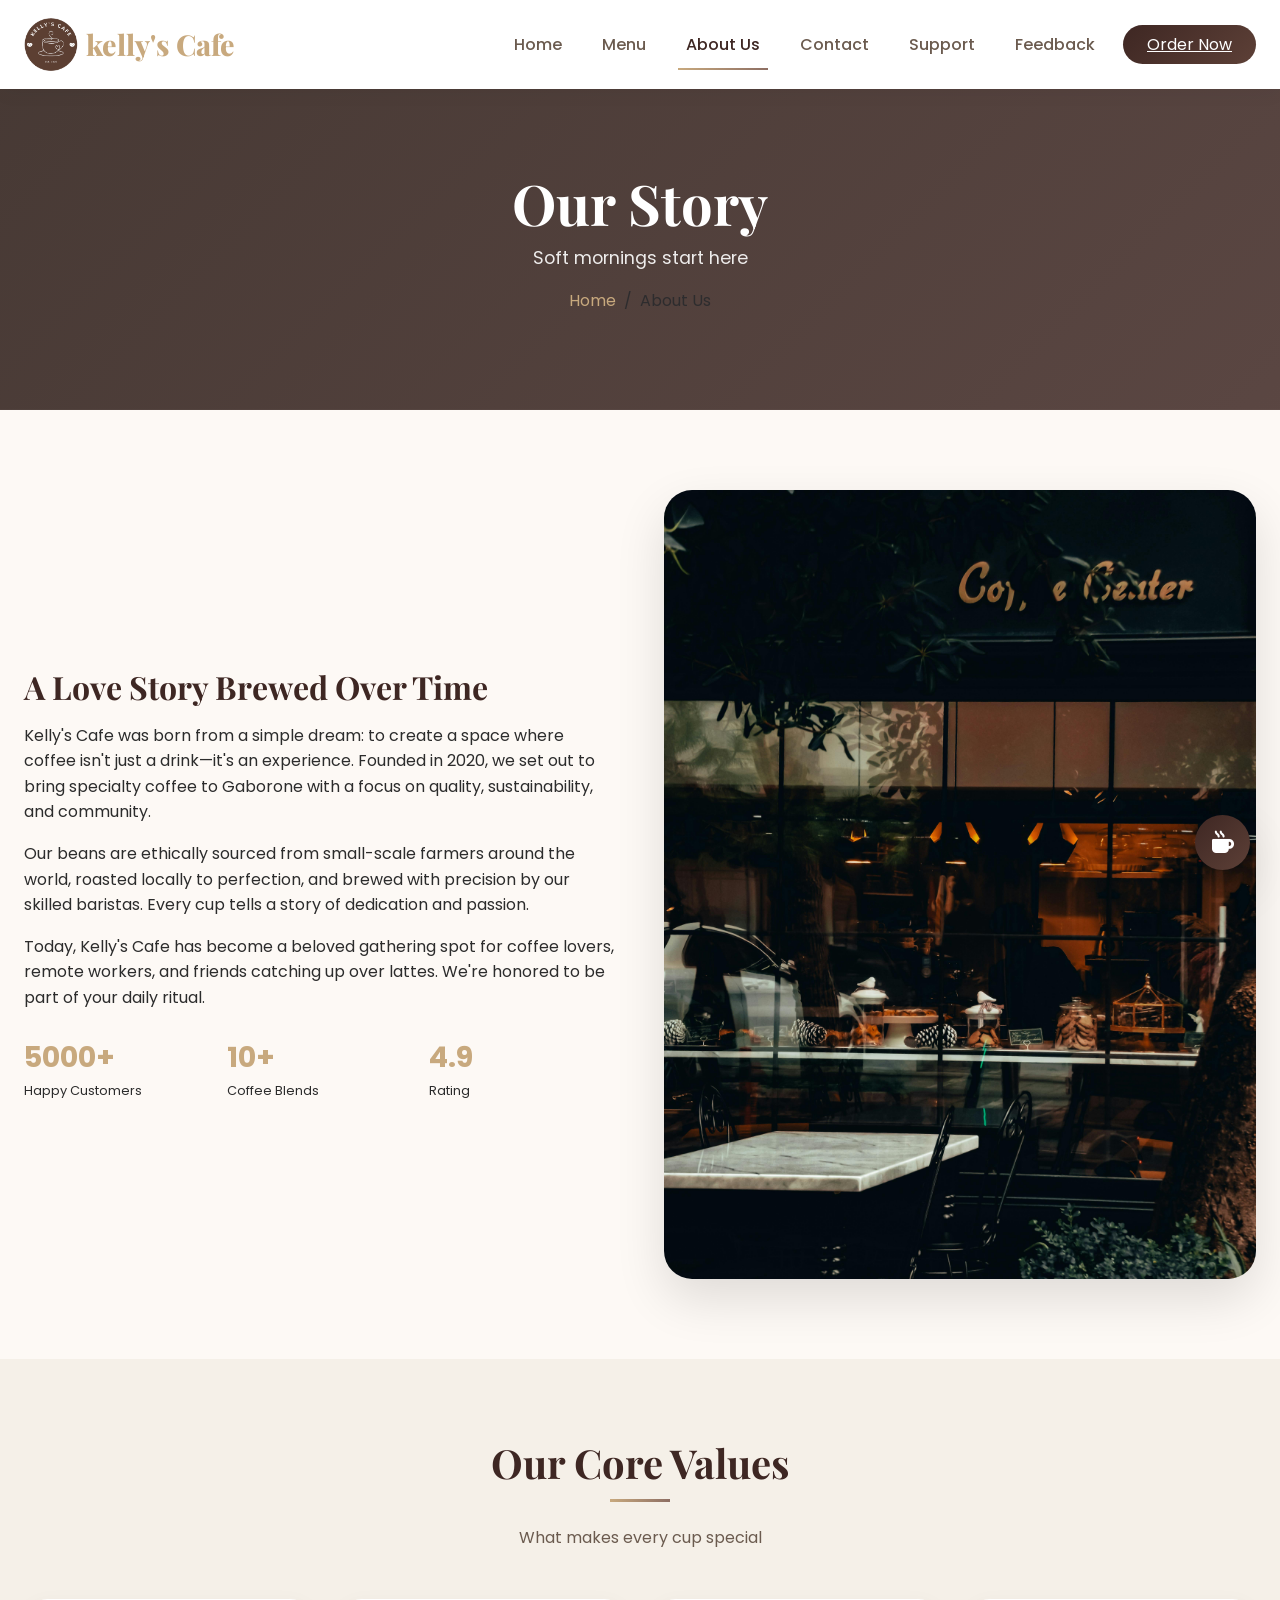
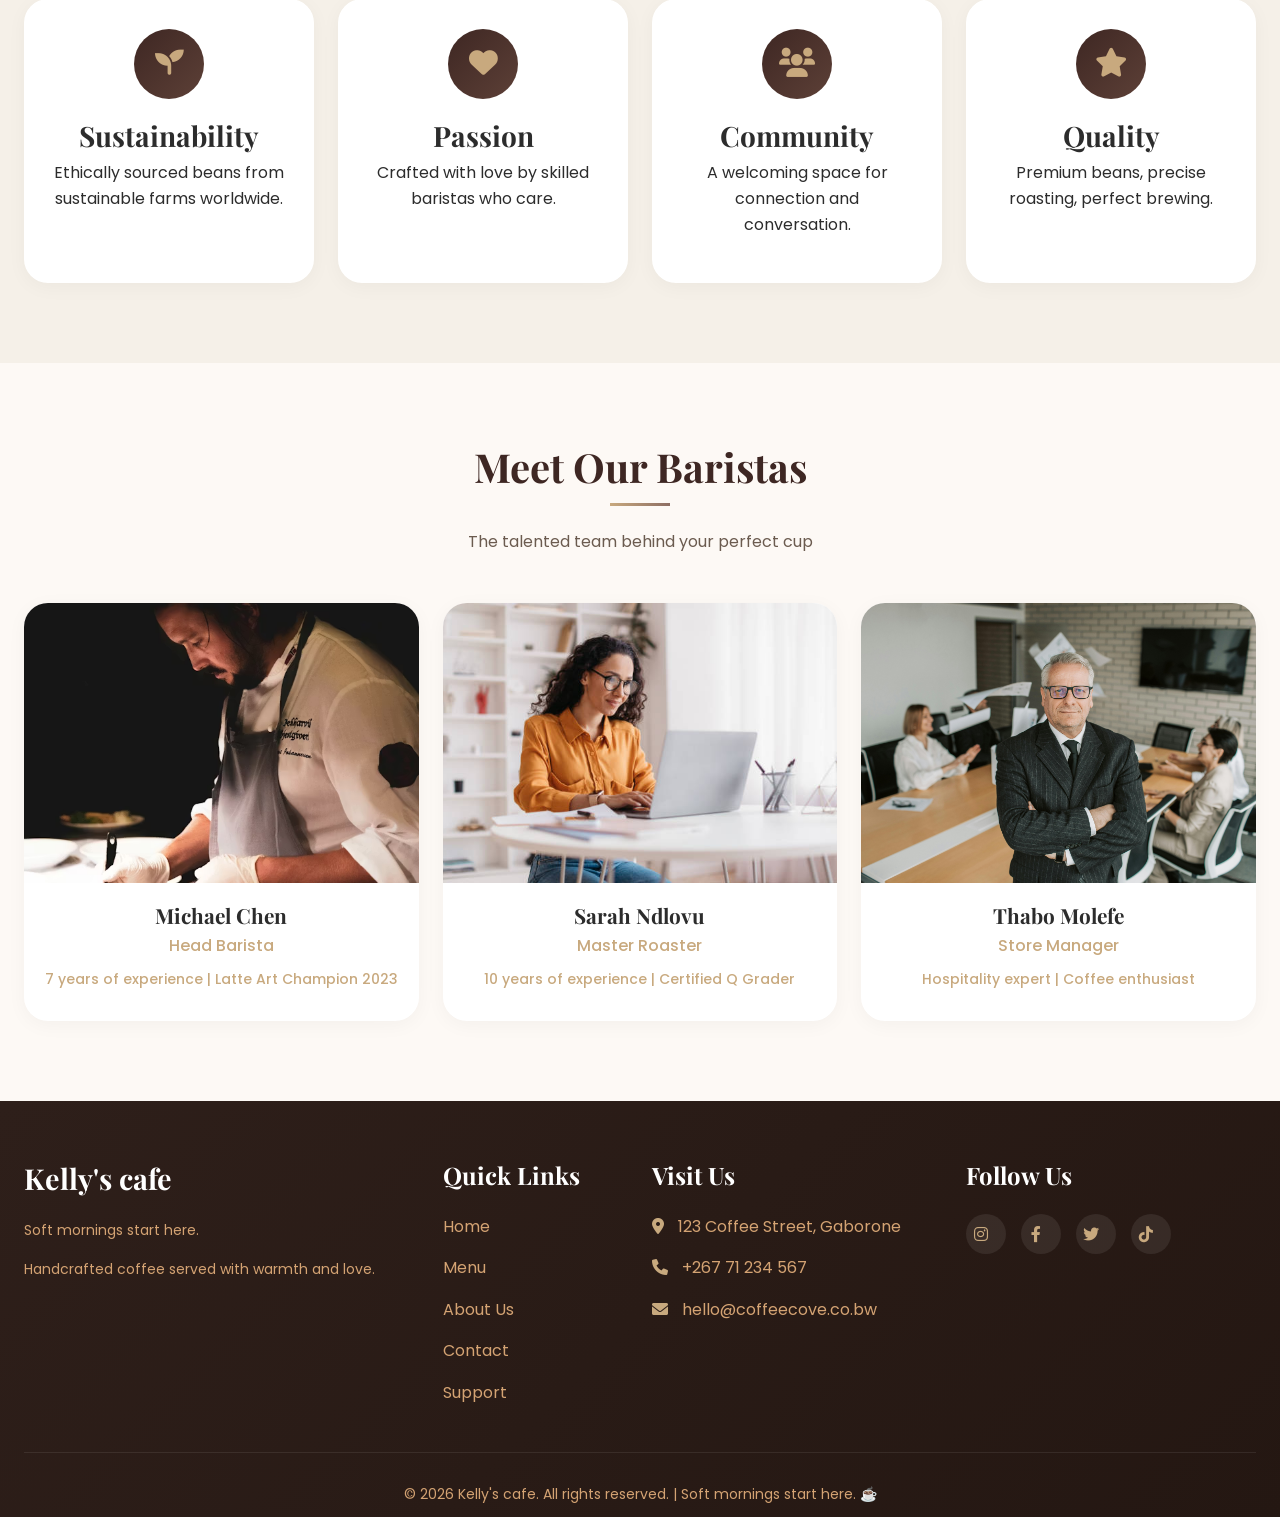
<file: about.html>
<!DOCTYPE html>
<html lang="en">
<head>
    <meta charset="UTF-8">
    <meta name="viewport" content="width=device-width, initial-scale=1.0">
    <meta name="description" content="Learn about Coffee Cove - our story, our passion for coffee, and the team behind your perfect cup.">
    <meta name="keywords" content="about Coffee Cove, coffee story, coffee shop Gaborone">
    <meta name="author" content="Coffee Cove">
    <title>About Us</title>

    
    <!--Favicon-->
    <link rel="icon" type="image/x-icon" href="logo/Coffee Shop Logo.png">
    
    <!-- Bootstrap 5.3 CSS -->
    <link href="https://cdn.jsdelivr.net/npm/bootstrap@5.3.0/dist/css/bootstrap.min.css" rel="stylesheet">
    
    <!-- Font Awesome -->
    <link rel="stylesheet" href="https://cdnjs.cloudflare.com/ajax/libs/font-awesome/6.0.0/css/all.min.css">
    
    <!-- AOS Animation -->
    <link href="https://unpkg.com/aos@2.3.1/dist/aos.css" rel="stylesheet">
    
    <!-- Google Fonts -->
    <link href="https://fonts.googleapis.com/css2?family=Playfair+Display:wght@400;500;600;700;800;900&family=Poppins:wght@300;400;500;600;700&family=Cormorant+Garamond:wght@400;500;600;700&display=swap" rel="stylesheet">
    
    <!-- Shared External CSS -->
    <link rel="stylesheet" href="css/style.css">
</head>
<body>

    <!-- Navigation Bar -->
    <nav class="navbar navbar-expand-lg">
        <div class="container">
             <a class="navbar-brand d-flex align-items-center" href="index.html">
                <img src="logo/Coffee Shop Logo.png" height="55px" width="auto" alt="Kelly's Cafe Logo" class="logo-img me-2">
                <span>kelly's <span>Cafe</span></span>
            </a>
            <button class="navbar-toggler" type="button" data-bs-toggle="collapse" data-bs-target="#navbarNav">
                <span class="navbar-toggler-icon"></span>
            </button>
            <div class="collapse navbar-collapse" id="navbarNav">
                <ul class="navbar-nav ms-auto align-items-center">
                    <li class="nav-item"><a class="nav-link" href="index.html">Home</a></li>
                    <li class="nav-item"><a class="nav-link" href="menu.html">Menu</a></li>
                    <li class="nav-item"><a class="nav-link active" href="about.html">About Us</a></li>
                    <li class="nav-item"><a class="nav-link" href="contact.html">Contact</a></li>
                    <li class="nav-item"><a class="nav-link" href="support.html">Support</a></li>
                      <li class="nav-item"><a class="nav-link active" href="feedback.html">Feedback</a></li>
                    <li class="nav-item"><a class="btn-nav-order" href="order.html">Order Now</a></li>
                </ul>
            </div>
        </div>
    </nav>

    <!-- Page Hero -->
    <section class="page-hero">
        <div class="container">
            <h1>Our Story</h1>
            <p>Soft mornings start here</p>
            <nav aria-label="breadcrumb">
                <ol class="breadcrumb justify-content-center">
                    <li class="breadcrumb-item"><a href="index.html">Home</a></li>
                    <li class="breadcrumb-item active" aria-current="page">About Us</li>
                </ol>
            </nav>
        </div>
    </section>

    <!-- Our Story Section -->
    <section class="about-story">
        <div class="container">
            <div class="row align-items-center g-5">
                <div class="col-lg-6" data-aos="fade-right">
                    <h2 class="mb-3" style="color: var(--coffee-dark);">A Love Story Brewed Over Time</h2>
                    <p class="text-soft">Kelly's Cafe was born from a simple dream: to create a space where coffee isn't just a drink—it's an experience. Founded in 2020, we set out to bring specialty coffee to Gaborone with a focus on quality, sustainability, and community.</p>
                    <p class="text-soft mt-3">Our beans are ethically sourced from small-scale farmers around the world, roasted locally to perfection, and brewed with precision by our skilled baristas. Every cup tells a story of dedication and passion.</p>
                    <p class="text-soft mt-3">Today, Kelly's Cafe has become a beloved gathering spot for coffee lovers, remote workers, and friends catching up over lattes. We're honored to be part of your daily ritual.</p>
                    <div class="mt-4">
                        <div class="row g-3">
                            <div class="col-4">
                                <div class="stat-number" style="font-size: 1.8rem; font-weight: 700; color: var(--accent-gold);">5000+</div>
                                <div class="stat-label" style="font-size: 0.8rem;">Happy Customers</div>
                            </div>
                            <div class="col-4">
                                <div class="stat-number" style="font-size: 1.8rem; font-weight: 700; color: var(--accent-gold);">10+</div>
                                <div class="stat-label" style="font-size: 0.8rem;">Coffee Blends</div>
                            </div>
                            <div class="col-4">
                                <div class="stat-number" style="font-size: 1.8rem; font-weight: 700; color: var(--accent-gold);">4.9</div>
                                <div class="stat-label" style="font-size: 0.8rem;">Rating</div>
                            </div>
                        </div>
                    </div>
                </div>
                <div class="col-lg-6" data-aos="fade-left">
                    <div class="about-image">
                        <img src="img/pexels-esranurkalay-11288683.jpg" alt="Coffee Cove Interior">
                    </div>
                </div>
            </div>
        </div>
    </section>

    <!-- Our Values Section -->
    <section class="values-section">
        <div class="container">
            <div class="section-title" data-aos="fade-up">
                <h2>Our Core Values</h2>
                <p>What makes every cup special</p>
            </div>
            <div class="row g-4">
                <div class="col-md-3 col-sm-6" data-aos="fade-up" data-aos-delay="100">
                    <div class="value-card">
                        <div class="value-icon"><i class="fas fa-seedling"></i></div>
                        <h3>Sustainability</h3>
                        <p>Ethically sourced beans from sustainable farms worldwide.</p>
                    </div>
                </div>
                <div class="col-md-3 col-sm-6" data-aos="fade-up" data-aos-delay="200">
                    <div class="value-card">
                        <div class="value-icon"><i class="fas fa-heart"></i></div>
                        <h3>Passion</h3>
                        <p>Crafted with love by skilled baristas who care.</p>
                    </div>
                </div>
                <div class="col-md-3 col-sm-6" data-aos="fade-up" data-aos-delay="300">
                    <div class="value-card">
                        <div class="value-icon"><i class="fas fa-users"></i></div>
                        <h3>Community</h3>
                        <p>A welcoming space for connection and conversation.</p>
                    </div>
                </div>
                <div class="col-md-3 col-sm-6" data-aos="fade-up" data-aos-delay="400">
                    <div class="value-card">
                        <div class="value-icon"><i class="fas fa-star"></i></div>
                        <h3>Quality</h3>
                        <p>Premium beans, precise roasting, perfect brewing.</p>
                    </div>
                </div>
            </div>
        </div>
    </section>

    <!-- Meet the Team Section -->
    <section class="team-section">
        <div class="container">
            <div class="section-title" data-aos="fade-up">
                <h2>Meet Our Baristas</h2>
                <p>The talented team behind your perfect cup</p>
            </div>
            <div class="row g-4">
                <div class="col-md-4" data-aos="fade-up" data-aos-delay="100">
                    <div class="team-card">
                        <img src="img/mic.avif" alt="Head Barista" class="team-img">
                        <div class="team-info">
                            <h3>Michael Chen</h3>
                            <p>Head Barista</p>
                            <p class="small text-soft">7 years of experience | Latte Art Champion 2023</p>
                        </div>
                    </div>
                </div>
                <div class="col-md-4" data-aos="fade-up" data-aos-delay="200">
                    <div class="team-card">
                        <img src="img/sar.jpg" alt="Coffee Roaster" class="team-img">
                        <div class="team-info">
                            <h3>Sarah Ndlovu</h3>
                            <p>Master Roaster</p>
                            <p class="small text-soft">10 years of experience | Certified Q Grader</p>
                        </div>
                    </div>
                </div>
                <div class="col-md-4" data-aos="fade-up" data-aos-delay="300">
                    <div class="team-card">
                        <img src="img/pexels-vlada-karpovich-7433929.jpg" alt="Store Manager" class="team-img">
                        <div class="team-info">
                            <h3>Thabo Molefe</h3>
                            <p>Store Manager</p>
                            <p class="small text-soft">Hospitality expert | Coffee enthusiast</p>
                        </div>
                    </div>
                </div>
            </div>
        </div>
    </section>

    <!-- Footer -->
    <footer class="footer">
        <div class="container">
            <div class="row g-4">
                <div class="col-md-4">
                    <h3>Kelly's cafe</h3>
                    <p class="small">Soft mornings start here.</p>
                    <p class="small">Handcrafted coffee served with warmth and love.</p>
                </div>
                <div class="col-md-2">
                    <h4>Quick Links</h4>
                    <p><a href="index.html">Home</a></p>
                    <p><a href="menu.html">Menu</a></p>
                    <p><a href="about.html">About Us</a></p>
                    <p><a href="contact.html">Contact</a></p>
                    <p><a href="support.html">Support</a></p>
                </div>
                <div class="col-md-3">
                    <h4>Visit Us</h4>
                    <p><i class="fas fa-map-marker-alt"></i> 123 Coffee Street, Gaborone</p>
                    <p><i class="fas fa-phone"></i> +267 71 234 567</p>
                    <p><i class="fas fa-envelope"></i> hello@coffeecove.co.bw</p>
                </div>
                <div class="col-md-3">
                    <h4>Follow Us</h4>
                    <div class="social-icons">
                        <a href="#"><i class="fab fa-instagram"></i></a>
                        <a href="#"><i class="fab fa-facebook-f"></i></a>
                        <a href="#"><i class="fab fa-twitter"></i></a>
                        <a href="#"><i class="fab fa-tiktok"></i></a>
                    </div>
                </div>
            </div>
            <div class="footer-bottom">
                <p class="mb-0 small">&copy; 2026 Kelly's cafe. All rights reserved. | Soft mornings start here. ☕</p>
            </div>
        </div>
    </footer>

    <a href="order.html" class="float-order"><i class="fas fa-mug-hot"></i></a>

    <script src="https://cdn.jsdelivr.net/npm/bootstrap@5.3.0/dist/js/bootstrap.bundle.min.js"></script>
    <script src="https://unpkg.com/aos@2.3.1/dist/aos.js"></script>
    <script>
        AOS.init({ duration: 800, once: true });
        
        window.addEventListener('scroll', function() {
            const navbar = document.querySelector('.navbar');
            if (window.scrollY > 50) navbar.classList.add('scrolled');
            else navbar.classList.remove('scrolled');
        });
        
        const currentPage = 'about.html';
        document.querySelectorAll('.nav-link').forEach(link => {
            link.classList.remove('active');
            if (link.getAttribute('href') === currentPage) link.classList.add('active');
        });
    </script>
</body>
</html>
</file>
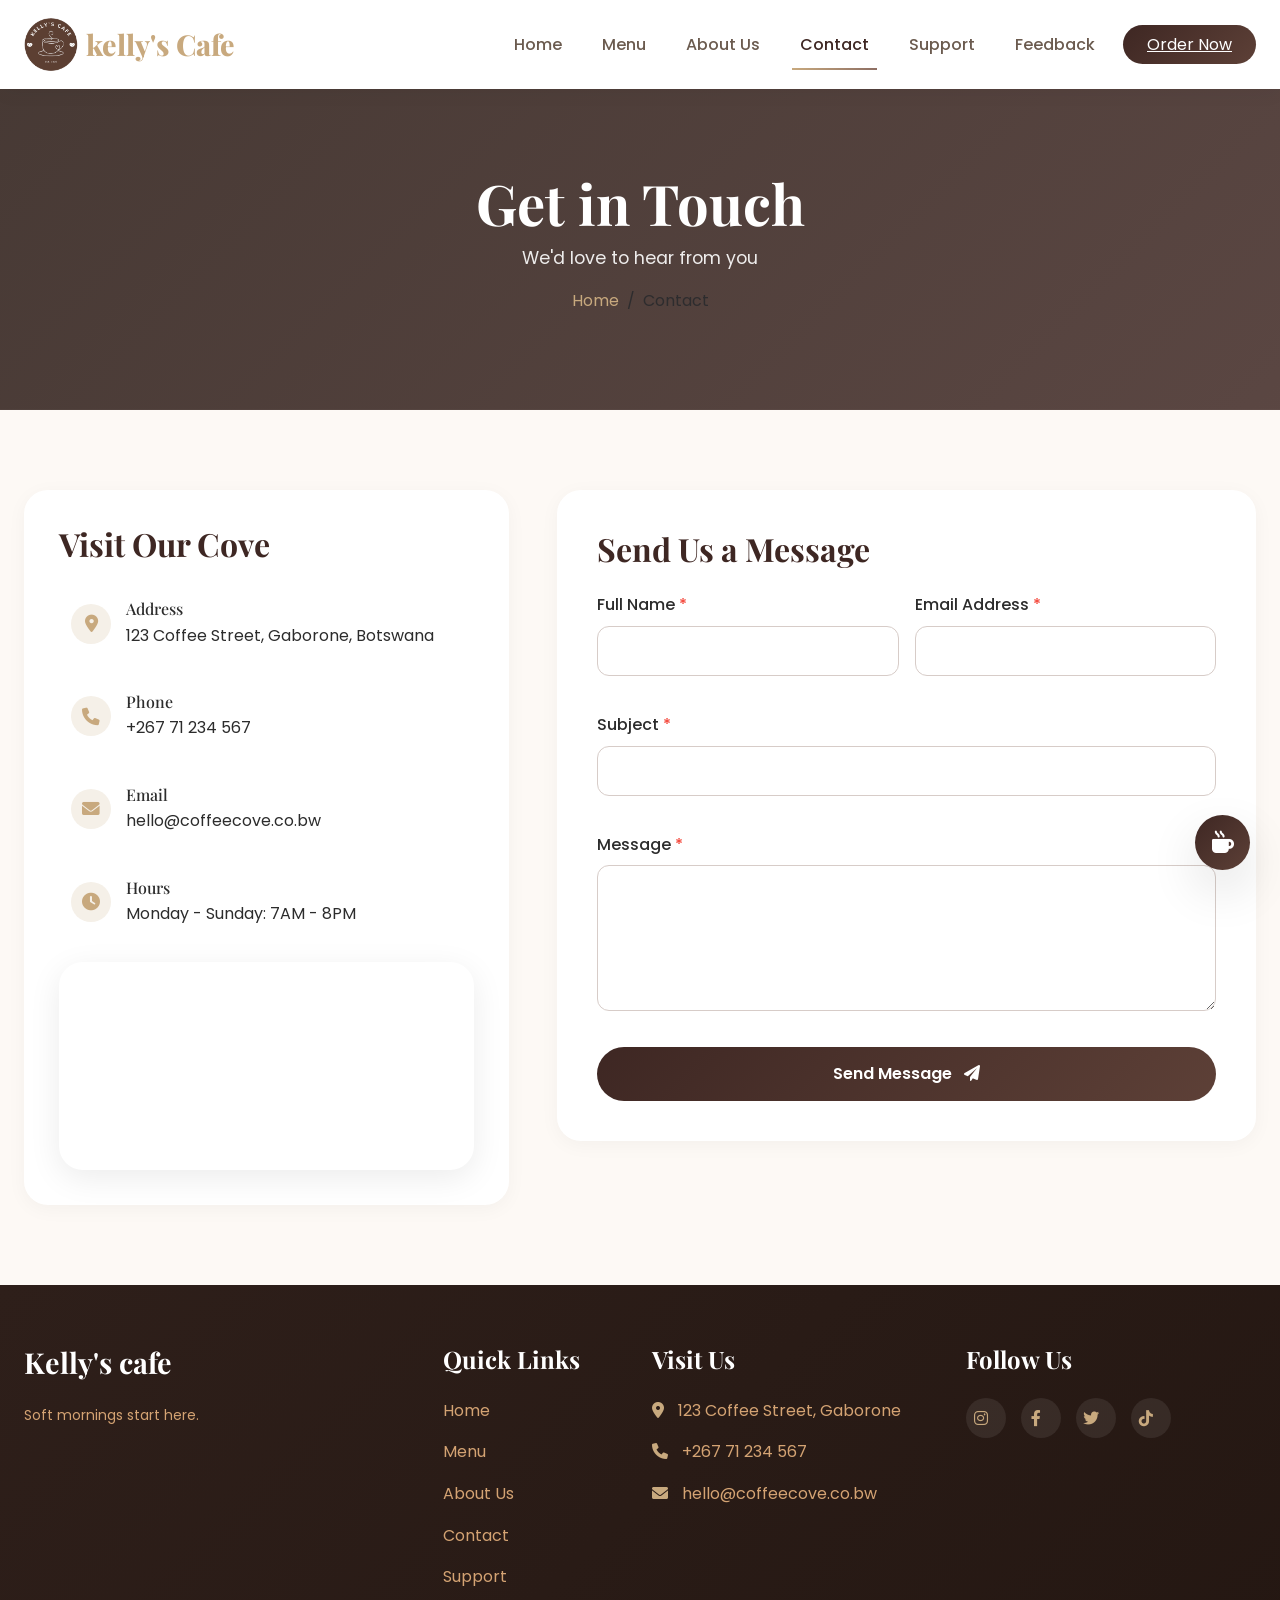
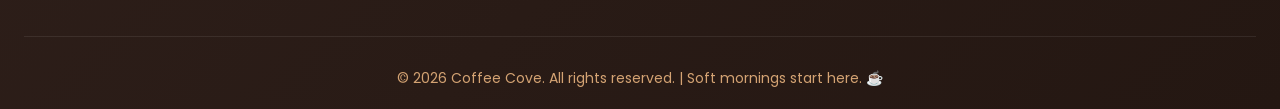
<file: contact.html>
<!DOCTYPE html>
<html lang="en">
<head>
    <meta charset="UTF-8">
    <meta name="viewport" content="width=device-width, initial-scale=1.0">
    <meta name="description" content="Get in touch with Coffee Cove. Visit us, call us, or send us a message. We'd love to hear from you.">
    <meta name="keywords" content="contact Coffee Cove, coffee shop location, Gaborone coffee">
    <meta name="author" content="Coffee Cove">
    <title>Contact</title>

    
    <!--Favicon-->
    <link rel="icon" type="image/x-icon" href="logo/Coffee Shop Logo.png">
    
    <!-- Bootstrap 5.3 CSS -->
    <link href="https://cdn.jsdelivr.net/npm/bootstrap@5.3.0/dist/css/bootstrap.min.css" rel="stylesheet">
    
    <!-- Font Awesome -->
    <link rel="stylesheet" href="https://cdnjs.cloudflare.com/ajax/libs/font-awesome/6.0.0/css/all.min.css">
    
    <!-- AOS Animation -->
    <link href="https://unpkg.com/aos@2.3.1/dist/aos.css" rel="stylesheet">
    
    <!-- Google Fonts -->
    <link href="https://fonts.googleapis.com/css2?family=Playfair+Display:wght@400;500;600;700;800;900&family=Poppins:wght@300;400;500;600;700&display=swap" rel="stylesheet">
    
    <!-- Shared External CSS -->
    <link rel="stylesheet" href="css/style.css">
</head>
<body>

    <nav class="navbar navbar-expand-lg">
        <div class="container">
             <a class="navbar-brand d-flex align-items-center" href="index.html">
                <img src="logo/Coffee Shop Logo.png" height="55px" width="auto" alt="Kelly's Cafe Logo" class="logo-img me-2">
                <span>kelly's <span>Cafe</span></span>
            </a>
            <button class="navbar-toggler" type="button" data-bs-toggle="collapse" data-bs-target="#navbarNav">
                <span class="navbar-toggler-icon"></span>
            </button>
            <div class="collapse navbar-collapse" id="navbarNav">
                <ul class="navbar-nav ms-auto align-items-center">
                    <li class="nav-item"><a class="nav-link" href="index.html">Home</a></li>
                    <li class="nav-item"><a class="nav-link" href="menu.html">Menu</a></li>
                    <li class="nav-item"><a class="nav-link" href="about.html">About Us</a></li>
                    <li class="nav-item"><a class="nav-link active" href="contact.html">Contact</a></li>
                    <li class="nav-item"><a class="nav-link" href="support.html">Support</a></li>
                      <li class="nav-item"><a class="nav-link active" href="feedback.html">Feedback</a></li>
                    <li class="nav-item"><a class="btn-nav-order" href="order.html">Order Now</a></li>
                </ul>
            </div>
        </div>
    </nav>

    <section class="page-hero">
        <div class="container">
            <h1>Get in Touch</h1>
            <p>We'd love to hear from you</p>
            <nav aria-label="breadcrumb">
                <ol class="breadcrumb justify-content-center">
                    <li class="breadcrumb-item"><a href="index.html">Home</a></li>
                    <li class="breadcrumb-item active" aria-current="page">Contact</li>
                </ol>
            </nav>
        </div>
    </section>

    <section class="contact-section">
        <div class="container">
            <div class="row g-5">
                <!-- Contact Info Column -->
                <div class="col-lg-5" data-aos="fade-right">
                    <div class="contact-info-card">
                        <h2 class="mb-4" style="color: var(--coffee-dark);">Visit Our Cove</h2>
                        
                        <div class="contact-detail">
                            <i class="fas fa-map-marker-alt"></i>
                            <div>
                                <h4 class="mb-1 h6">Address</h4>
                                <p class="mb-0 text-soft">123 Coffee Street, Gaborone, Botswana</p>
                            </div>
                        </div>
                        
                        <div class="contact-detail">
                            <i class="fas fa-phone"></i>
                            <div>
                                <h4 class="mb-1 h6">Phone</h4>
                                <p class="mb-0 text-soft">+267 71 234 567</p>
                            </div>
                        </div>
                        
                        <div class="contact-detail">
                            <i class="fas fa-envelope"></i>
                            <div>
                                <h4 class="mb-1 h6">Email</h4>
                                <p class="mb-0 text-soft">hello@coffeecove.co.bw</p>
                            </div>
                        </div>
                        
                        <div class="contact-detail">
                            <i class="fas fa-clock"></i>
                            <div>
                                <h4 class="mb-1 h6">Hours</h4>
                                <p class="mb-0 text-soft">Monday - Sunday: 7AM - 8PM</p>
                            </div>
                        </div>
                        
                        <div class="map-container mt-4">
                            <iframe src="https://www.google.com/maps/embed?pb=!1m18!1m12!1m3!1d115603.25934157322!2d25.84714375!3d-24.65822215!2m3!1f0!2f0!3f0!3m2!1i1024!2i768!4f13.1!3m3!1m2!1s0x1ebb5b3c2f5a5e0d%3A0x3a5b7c8d9e0f1a2b!2sGaborone!5e0!3m2!1sen!2sbw!4v1700000000000!5m2!1sen!2sbw" width="100%" height="200" style="border:0;" allowfullscreen></iframe>
                        </div>
                    </div>
                </div>
                
                <!-- Contact Form Column -->
                <div class="col-lg-7" data-aos="fade-left">
                    <div class="contact-form-container">
                        <h2 class="mb-4" style="color: var(--coffee-dark);">Send Us a Message</h2>
                        <form id="contactForm">
                            <div class="row g-3">
                                <div class="col-md-6">
                                    <div class="form-group">
                                        <label>Full Name <span class="required">*</span></label>
                                        <input type="text" class="form-control" id="name" required>
                                    </div>
                                </div>
                                <div class="col-md-6">
                                    <div class="form-group">
                                        <label>Email Address <span class="required">*</span></label>
                                        <input type="email" class="form-control" id="email" required>
                                    </div>
                                </div>
                                <div class="col-12">
                                    <div class="form-group">
                                        <label>Subject <span class="required">*</span></label>
                                        <input type="text" class="form-control" id="subject" required>
                                    </div>
                                </div>
                                <div class="col-12">
                                    <div class="form-group">
                                        <label>Message <span class="required">*</span></label>
                                        <textarea class="form-control" id="message" rows="5" required></textarea>
                                    </div>
                                </div>
                                <div class="col-12">
                                    <button type="submit" class="btn-submit">Send Message <i class="fas fa-paper-plane ms-2"></i></button>
                                </div>
                            </div>
                        </form>
                    </div>
                </div>
            </div>
        </div>
    </section>

    <footer class="footer">
        <div class="container">
            <div class="row g-4">
                <div class="col-md-4">
                    <h3>Kelly's cafe</h3>
                    <p class="small">Soft mornings start here.</p>
                </div>
                <div class="col-md-2">
                    <h4>Quick Links</h4>
                    <p><a href="index.html">Home</a></p>
                    <p><a href="menu.html">Menu</a></p>
                    <p><a href="about.html">About Us</a></p>
                    <p><a href="contact.html">Contact</a></p>
                    <p><a href="support.html">Support</a></p>
                </div>
                <div class="col-md-3">
                    <h4>Visit Us</h4>
                    <p><i class="fas fa-map-marker-alt"></i> 123 Coffee Street, Gaborone</p>
                    <p><i class="fas fa-phone"></i> +267 71 234 567</p>
                    <p><i class="fas fa-envelope"></i> hello@coffeecove.co.bw</p>
                </div>
                <div class="col-md-3">
                    <h4>Follow Us</h4>
                    <div class="social-icons">
                        <a href="#"><i class="fab fa-instagram"></i></a>
                        <a href="#"><i class="fab fa-facebook-f"></i></a>
                        <a href="#"><i class="fab fa-twitter"></i></a>
                        <a href="#"><i class="fab fa-tiktok"></i></a>
                    </div>
                </div>
            </div>
            <div class="footer-bottom">
                <p class="mb-0 small">&copy; 2026 Coffee Cove. All rights reserved. | Soft mornings start here. ☕</p>
            </div>
        </div>
    </footer>

    <a href="order.html" class="float-order"><i class="fas fa-mug-hot"></i></a>

    <script src="https://cdn.jsdelivr.net/npm/bootstrap@5.3.0/dist/js/bootstrap.bundle.min.js"></script>
    <script src="https://unpkg.com/aos@2.3.1/dist/aos.js"></script>
    <script>
        AOS.init({ duration: 800, once: true });
        
        window.addEventListener('scroll', function() {
            const navbar = document.querySelector('.navbar');
            if (window.scrollY > 50) navbar.classList.add('scrolled');
            else navbar.classList.remove('scrolled');
        });
        
        const currentPage = 'contact.html';
        document.querySelectorAll('.nav-link').forEach(link => {
            link.classList.remove('active');
            if (link.getAttribute('href') === currentPage) link.classList.add('active');
        });
        
        function showNotification(message, type) {
            const existing = document.querySelector('.notification-toast');
            if (existing) existing.remove();
            
            const toast = document.createElement('div');
            toast.className = `notification-toast ${type}`;
            toast.innerHTML = `<div class="notification-content"><i class="fas ${type === 'success' ? 'fa-check-circle' : 'fa-exclamation-circle'}"></i><div>${message}</div></div><button class="notification-close">&times;</button>`;
            document.body.appendChild(toast);
            
            setTimeout(() => {
                toast.style.animation = 'slideOutRight 0.3s ease';
                setTimeout(() => toast.remove(), 300);
            }, 5000);
            
            toast.querySelector('.notification-close').onclick = () => {
                toast.style.animation = 'slideOutRight 0.3s ease';
                setTimeout(() => toast.remove(), 300);
            };
        }
        
        document.getElementById('contactForm').addEventListener('submit', function(e) {
            e.preventDefault();
            const name = document.getElementById('name').value.trim();
            const email = document.getElementById('email').value.trim();
            const subject = document.getElementById('subject').value.trim();
            const message = document.getElementById('message').value.trim();
            
            if (!name || !email || !subject || !message) {
                showNotification('Please fill in all required fields.', 'error');
                return;
            }
            
            showNotification('Thank you for your message! We\'ll get back to you soon. ☕', 'success');
            this.reset();
        });
    </script>
</body>
</html>
</file>
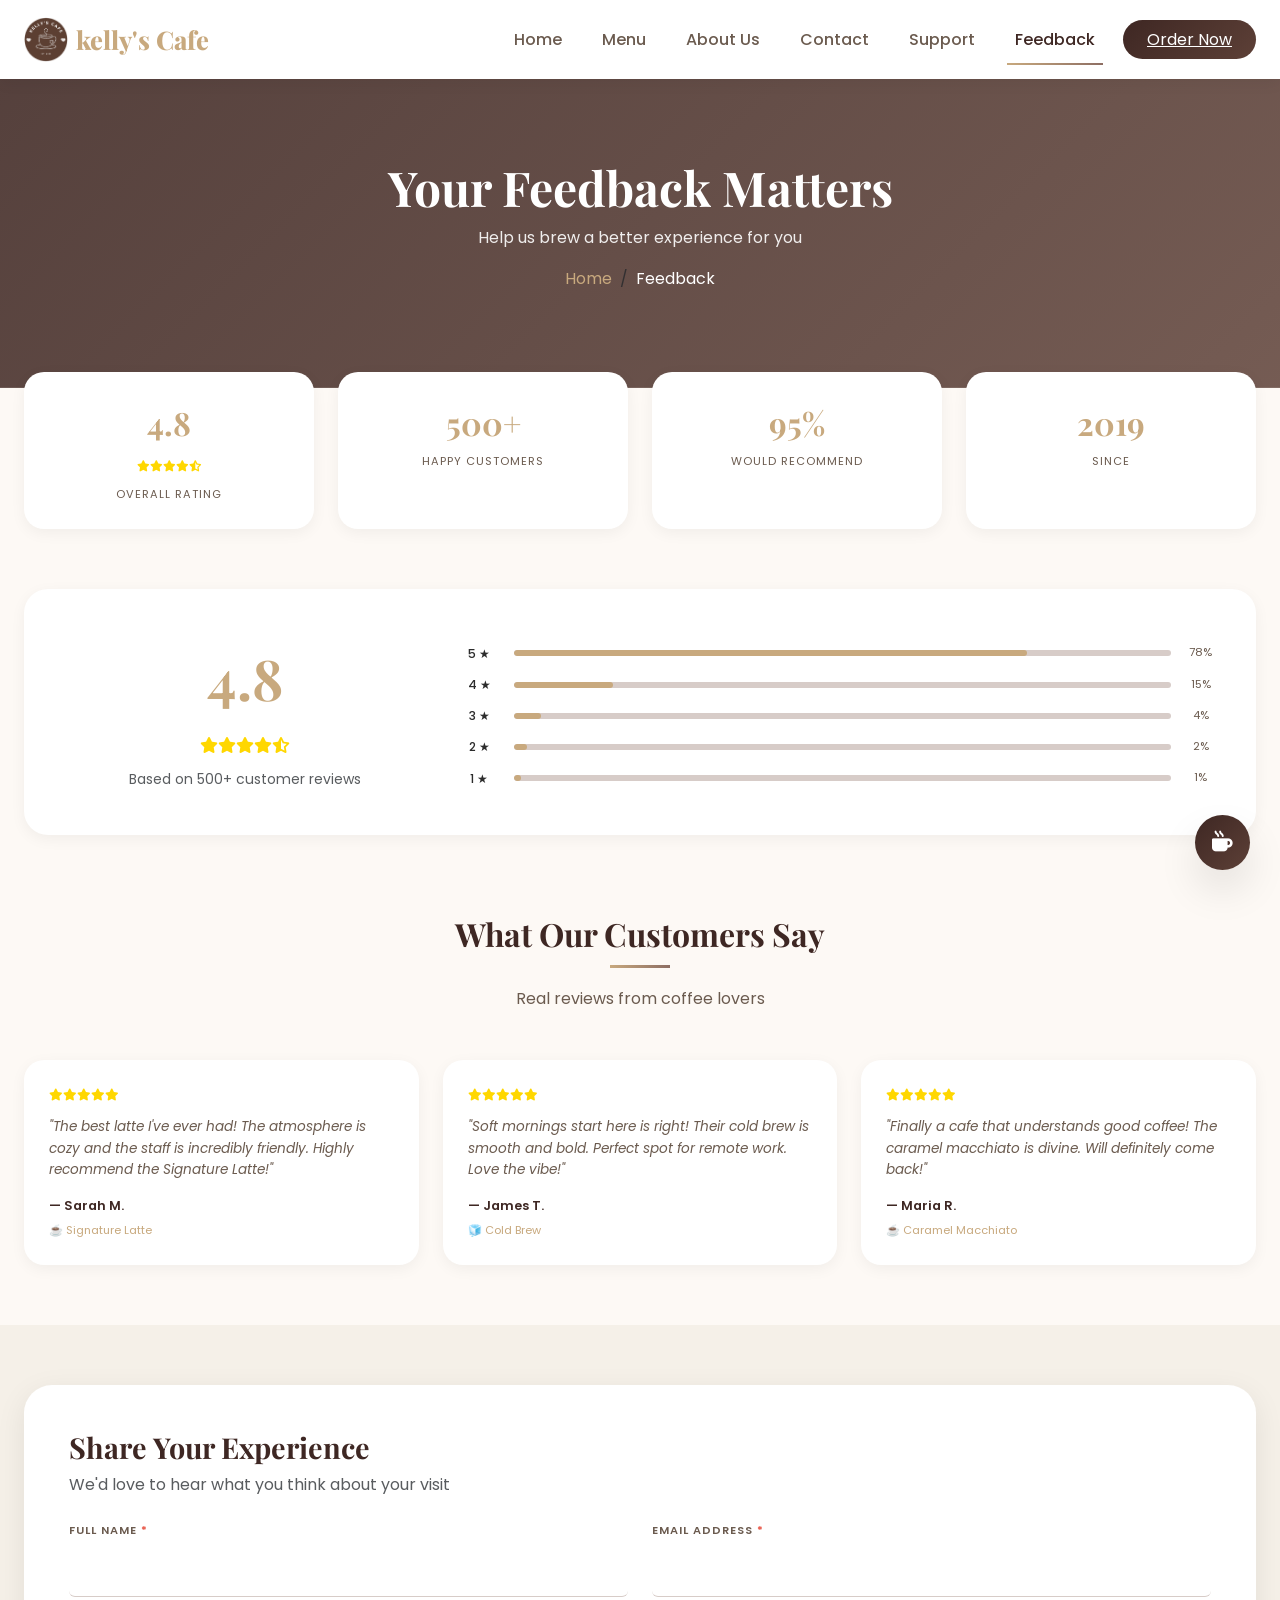
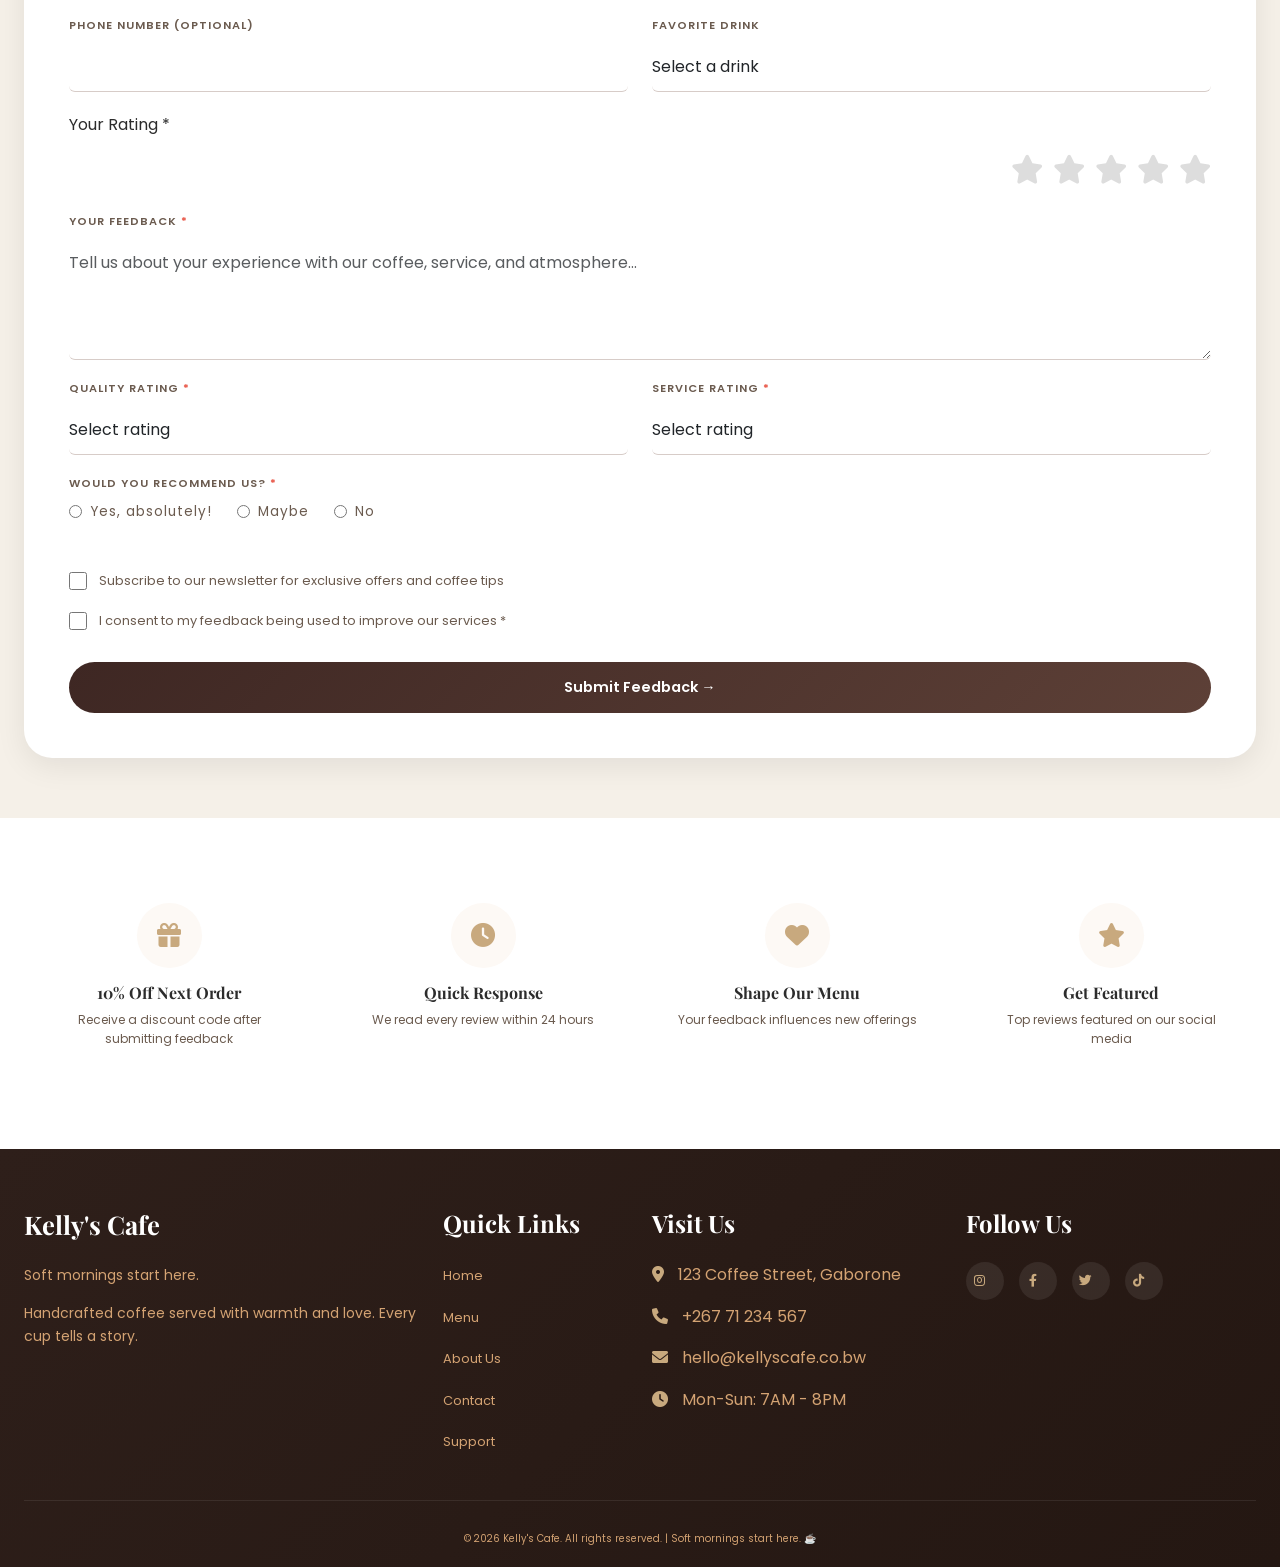
<file: feedback.html>
<!DOCTYPE html>
<html lang="en">
<head>
    <meta charset="UTF-8">
    <meta name="viewport" content="width=device-width, initial-scale=1.0, user-scalable=yes">
    <meta name="description" content="Share your experience at Kelly's Cafe. Your feedback helps us serve you better with quality coffee and service.">
    <meta name="keywords" content="feedback, review, coffee shop feedback, Kelly's Cafe, customer review">
    <meta name="author" content="Kelly's Cafe">
    <title>Feedback | Kelly's Cafe</title>
    
    <!-- Bootstrap 5.3 CSS -->
    <link href="https://cdn.jsdelivr.net/npm/bootstrap@5.3.0/dist/css/bootstrap.min.css" rel="stylesheet">
    
    <!-- Font Awesome Icons -->
    <link rel="stylesheet" href="https://cdnjs.cloudflare.com/ajax/libs/font-awesome/6.0.0/css/all.min.css">
    
    <!-- Google Fonts -->
    <link href="https://fonts.googleapis.com/css2?family=Playfair+Display:wght@400;500;600;700;800;900&family=Poppins:wght@300;400;500;600;700&display=swap" rel="stylesheet">
    
    <!-- Internal CSS -->
    <style>
        /* ========================================
           KELLY'S CAFE - FEEDBACK PAGE
           Colors: Coffee Brown | Cream | Gold | Nude
           ======================================== */
        
        :root {
            --coffee-dark: #3E2723;
            --coffee-medium: #5D4037;
            --coffee-light: #8D6E63;
            --accent-gold: #C8A97E;
            --cream: #FDF9F5;
            --cream-dark: #F5F0E8;
            --nude: #D7CCC8;
            --white: #FFFFFF;
            --text-dark: #2C2C2C;
            --text-soft: #6B5B4F;
            --success: #4CAF50;
            --error: #e74c3c;
            --warning: #FF9800;
            --shadow-sm: 0 4px 15px rgba(0,0,0,0.05);
            --shadow-md: 0 8px 30px rgba(0,0,0,0.08);
            --shadow-lg: 0 20px 40px rgba(0,0,0,0.1);
            --transition: all 0.4s ease;
        }
        
        * {
            margin: 0;
            padding: 0;
            box-sizing: border-box;
        }
        
        body {
            font-family: 'Poppins', sans-serif;
            color: var(--text-dark);
            background-color: var(--cream);
            line-height: 1.6;
            overflow-x: hidden;
        }
        
        h1, h2, h3, h4 {
            font-family: 'Playfair Display', serif;
            font-weight: 700;
        }
        
        .container {
            max-width: 1280px;
            margin: 0 auto;
            padding: 0 24px;
        }
        
        /* Custom Scrollbar */
        ::-webkit-scrollbar {
            width: 8px;
        }
        ::-webkit-scrollbar-track {
            background: var(--nude);
        }
        ::-webkit-scrollbar-thumb {
            background: var(--coffee-medium);
            border-radius: 10px;
        }
        
        /* ========================================
           BUTTON STYLES
           ======================================== */
        .btn-primary {
            background: linear-gradient(135deg, var(--coffee-dark), var(--coffee-medium));
            color: var(--white);
            border: none;
            padding: 14px 36px;
            border-radius: 50px;
            font-weight: 600;
            transition: var(--transition);
            display: inline-block;
            text-decoration: none;
            font-size: 0.9rem;
        }
        
        .btn-primary:hover {
            transform: translateY(-3px);
            box-shadow: var(--shadow-md);
            background: linear-gradient(135deg, var(--coffee-medium), var(--coffee-dark));
        }
        
        .btn-outline {
            background: transparent;
            border: 2px solid var(--white);
            color: var(--white);
            padding: 10px 28px;
            border-radius: 50px;
            font-weight: 600;
            transition: var(--transition);
            text-decoration: none;
        }
        
        .btn-outline:hover {
            background: var(--white);
            color: var(--coffee-dark);
            transform: translateY(-2px);
        }
        
        /* ========================================
           NAVIGATION BAR
           ======================================== */
        .navbar {
            background: rgba(255,255,255,0.95);
            backdrop-filter: blur(12px);
            box-shadow: var(--shadow-sm);
            position: sticky;
            top: 0;
            z-index: 1000;
            padding: 0.75rem 0;
        }
        
        .navbar.scrolled {
            padding: 0.5rem 0;
            background: rgba(255,255,255,0.98);
        }
        
        .navbar-brand {
            font-family: 'Playfair Display', serif;
            font-size: 1.6rem;
            font-weight: 800;
            color: var(--coffee-dark) !important;
        }
        
        .navbar-brand span {
            color: var(--accent-gold);
        }
        
        .logo-img {
            height: 45px;
            width: auto;
            transition: var(--transition);
        }
        
        .nav-link {
            font-weight: 500;
            color: var(--text-soft) !important;
            transition: var(--transition);
            position: relative;
            margin: 0 12px;
        }
        
        .nav-link::after {
            content: '';
            position: absolute;
            bottom: -5px;
            left: 0;
            width: 0;
            height: 2px;
            background: linear-gradient(90deg, var(--accent-gold), var(--coffee-light));
            transition: width 0.3s ease;
        }
        
        .nav-link:hover::after,
        .nav-link.active::after {
            width: 100%;
        }
        
        .nav-link:hover,
        .nav-link.active {
            color: var(--coffee-dark) !important;
        }
        
        .btn-nav-order {
            background: linear-gradient(135deg, var(--coffee-dark), var(--coffee-medium));
            color: var(--white) !important;
            padding: 8px 24px !important;
            border-radius: 50px;
            margin-left: 8px;
        }
        
        .btn-nav-order:hover {
            transform: translateY(-2px);
        }
        
        /* ========================================
           PAGE HERO
           ======================================== */
        .page-hero {
            background: linear-gradient(135deg, rgba(62,39,35,0.88) 0%, rgba(93,64,55,0.85) 100%),
                        url('https://images.unsplash.com/photo-1495474472287-4d71bcdd2085?w=1600');
            background-size: cover;
            background-position: center;
            padding: 80px 0;
            text-align: center;
            color: var(--white);
        }
        
        .page-hero h1 {
            font-size: 3rem;
            margin-bottom: 0.5rem;
        }
        
        .page-hero p {
            font-size: 1rem;
            opacity: 0.9;
        }
        
        .breadcrumb {
            background: transparent;
            justify-content: center;
        }
        
        .breadcrumb-item a {
            color: var(--accent-gold);
            text-decoration: none;
        }
        
        .breadcrumb-item.active {
            color: var(--white);
        }
        
        /* ========================================
           STATS SECTION
           ======================================== */
        .stats-section {
            margin-top: -40px;
            position: relative;
            z-index: 10;
        }
        
        .stat-card {
            background: var(--white);
            border-radius: 20px;
            padding: 25px;
            text-align: center;
            transition: var(--transition);
            box-shadow: var(--shadow-sm);
            height: 100%;
        }
        
        .stat-card:hover {
            transform: translateY(-5px);
            box-shadow: var(--shadow-md);
        }
        
        .stat-number {
            font-size: 2rem;
            font-weight: 700;
            color: var(--accent-gold);
            font-family: 'Playfair Display', serif;
        }
        
        .stat-label {
            font-size: 0.7rem;
            color: var(--text-soft);
            letter-spacing: 1px;
            margin-top: 5px;
        }
        
        /* ========================================
           RATING SECTION
           ======================================== */
        .rating-section {
            padding: 60px 0 40px;
        }
        
        .rating-card {
            background: var(--white);
            border-radius: 24px;
            padding: 35px;
            box-shadow: var(--shadow-sm);
            text-align: center;
        }
        
        .big-rating {
            font-size: 3.5rem;
            font-weight: 700;
            color: var(--accent-gold);
            font-family: 'Playfair Display', serif;
        }
        
        .stars-large {
            font-size: 1rem;
            color: #FFD700;
            margin: 10px 0;
        }
        
        .rating-bars {
            margin-top: 20px;
        }
        
        .rating-row {
            display: flex;
            align-items: center;
            gap: 10px;
            margin-bottom: 12px;
        }
        
        .rating-label {
            width: 50px;
            font-size: 0.75rem;
            font-weight: 500;
        }
        
        .progress-bar-custom {
            flex: 1;
            height: 6px;
            background: var(--nude);
            border-radius: 3px;
            overflow: hidden;
        }
        
        .progress-fill {
            height: 100%;
            background: var(--accent-gold);
            border-radius: 3px;
        }
        
        .rating-percent {
            width: 40px;
            font-size: 0.7rem;
            color: var(--text-soft);
        }
        
        /* ========================================
           TESTIMONIALS SECTION
           ======================================== */
        .testimonials-section {
            padding: 40px 0 60px;
        }
        
        .section-title {
            text-align: center;
            margin-bottom: 3rem;
        }
        
        .section-title h2 {
            font-size: 2rem;
            color: var(--coffee-dark);
            position: relative;
            display: inline-block;
            padding-bottom: 15px;
        }
        
        .section-title h2::after {
            content: '';
            position: absolute;
            bottom: 0;
            left: 50%;
            transform: translateX(-50%);
            width: 60px;
            height: 3px;
            background: linear-gradient(90deg, var(--accent-gold), var(--coffee-light));
        }
        
        .section-title p {
            color: var(--text-soft);
            margin-top: 10px;
        }
        
        .testimonial-card {
            background: var(--white);
            border-radius: 20px;
            padding: 25px;
            transition: var(--transition);
            box-shadow: var(--shadow-sm);
            height: 100%;
        }
        
        .testimonial-card:hover {
            transform: translateY(-5px);
            box-shadow: var(--shadow-md);
        }
        
        .testimonial-stars {
            color: #FFD700;
            font-size: 0.75rem;
            margin-bottom: 12px;
        }
        
        .testimonial-text {
            font-size: 0.85rem;
            color: var(--text-soft);
            font-style: italic;
            margin-bottom: 15px;
            line-height: 1.6;
        }
        
        .testimonial-author {
            font-weight: 600;
            color: var(--coffee-dark);
            font-size: 0.8rem;
        }
        
        .testimonial-drink {
            font-size: 0.7rem;
            color: var(--accent-gold);
            margin-top: 5px;
        }
        
        /* ========================================
           FEEDBACK FORM SECTION
           ======================================== */
        .form-section {
            padding: 60px 0;
            background: var(--cream-dark);
        }
        
        .form-wrapper {
            background: var(--white);
            border-radius: 28px;
            padding: 45px;
            box-shadow: var(--shadow-md);
        }
        
        .form-wrapper h2 {
            font-size: 1.8rem;
            margin-bottom: 8px;
            color: var(--coffee-dark);
        }
        
        .form-group {
            margin-bottom: 20px;
        }
        
        .form-group label {
            display: block;
            font-size: 0.7rem;
            font-weight: 600;
            letter-spacing: 1px;
            text-transform: uppercase;
            color: var(--text-soft);
            margin-bottom: 8px;
        }
        
        .form-group .required {
            color: var(--error);
        }
        
        .form-control {
            width: 100%;
            padding: 12px 0;
            border: none;
            border-bottom: 1px solid var(--nude);
            background: transparent;
            font-family: 'Poppins', sans-serif;
            transition: var(--transition);
        }
        
        .form-control:focus {
            outline: none;
            border-bottom-color: var(--accent-gold);
        }
        
        textarea.form-control {
            resize: vertical;
            min-height: 100px;
        }
        
        /* Star Rating Input */
        .rating-input-group {
            margin-bottom: 20px;
        }
        
        .star-rating-input {
            display: flex;
            flex-direction: row-reverse;
            justify-content: flex-start;
            gap: 10px;
            margin-top: 10px;
        }
        
        .star-rating-input input {
            display: none;
        }
        
        .star-rating-input label {
            font-size: 1.8rem;
            color: #ddd;
            cursor: pointer;
            transition: var(--transition);
        }
        
        .star-rating-input label:hover,
        .star-rating-input label:hover ~ label,
        .star-rating-input input:checked ~ label {
            color: #FFD700;
        }
        
        /* Radio Group */
        .radio-group {
            display: flex;
            gap: 25px;
            flex-wrap: wrap;
            margin-top: 8px;
        }
        
        .radio-group label {
            display: flex;
            align-items: center;
            gap: 8px;
            font-size: 0.85rem;
            font-weight: normal;
            text-transform: none;
            cursor: pointer;
        }
        
        .radio-group input {
            width: auto;
            margin: 0;
            accent-color: var(--accent-gold);
        }
        
        /* Checkbox */
        .checkbox-wrapper {
            display: flex;
            align-items: center;
            gap: 12px;
            margin: 20px 0;
            cursor: pointer;
        }
        
        .checkbox-wrapper input {
            width: 18px;
            height: 18px;
            cursor: pointer;
            accent-color: var(--accent-gold);
        }
        
        .checkbox-wrapper span {
            font-size: 0.8rem;
            color: var(--text-soft);
        }
        
        /* Submit Button */
        .btn-submit {
            background: linear-gradient(135deg, var(--coffee-dark), var(--coffee-medium));
            color: var(--white);
            border: none;
            padding: 14px 32px;
            border-radius: 50px;
            font-weight: 600;
            width: 100%;
            transition: var(--transition);
            margin-top: 10px;
            font-size: 0.9rem;
        }
        
        .btn-submit:hover {
            transform: translateY(-2px);
            box-shadow: var(--shadow-md);
        }
        
        /* ========================================
           BENEFITS SECTION
           ======================================== */
        .benefits-section {
            padding: 60px 0;
            background: var(--white);
        }
        
        .benefit-card {
            text-align: center;
            padding: 25px;
        }
        
        .benefit-icon {
            width: 65px;
            height: 65px;
            background: var(--cream);
            border-radius: 50%;
            display: flex;
            align-items: center;
            justify-content: center;
            margin: 0 auto 15px;
            font-size: 1.5rem;
            color: var(--accent-gold);
            transition: var(--transition);
        }
        
        .benefit-card:hover .benefit-icon {
            background: var(--accent-gold);
            color: var(--white);
        }
        
        .benefit-card h4 {
            font-size: 1rem;
            margin-bottom: 8px;
        }
        
        .benefit-card p {
            font-size: 0.75rem;
            color: var(--text-soft);
        }
        
        /* ========================================
           FOOTER
           ======================================== */
        .footer {
            background: linear-gradient(135deg, #2E1F1A, #241712);
            color: #D4A373;
            padding: 60px 0 20px;
        }
        
        .footer h3, .footer h4 {
            color: var(--white);
            margin-bottom: 1.5rem;
        }
        
        .footer h3 {
            font-family: 'Playfair Display', serif;
            font-size: 1.6rem;
        }
        
        .footer a {
            color: #D4A373;
            text-decoration: none;
            transition: var(--transition);
            font-size: 0.8rem;
        }
        
        .footer a:hover {
            color: var(--accent-gold);
            padding-left: 5px;
        }
        
        .footer i {
            margin-right: 10px;
            color: var(--accent-gold);
        }
        
        .social-icons {
            display: flex;
            gap: 15px;
        }
        
        .social-icons a {
            width: 38px;
            height: 38px;
            background: rgba(255,255,255,0.08);
            border-radius: 50%;
            display: inline-flex;
            align-items: center;
            justify-content: center;
        }
        
        .social-icons a:hover {
            background: var(--accent-gold);
            transform: translateY(-3px);
        }
        
        .social-icons a:hover i {
            color: var(--coffee-dark);
        }
        
        .footer-bottom {
            text-align: center;
            padding-top: 30px;
            margin-top: 30px;
            border-top: 1px solid rgba(255,255,255,0.08);
            font-size: 0.7rem;
        }
        
        /* ========================================
           NOTIFICATION TOAST
           ======================================== */
        .notification-toast {
            position: fixed;
            bottom: 30px;
            right: 30px;
            background: var(--success);
            color: white;
            padding: 12px 20px;
            border-radius: 12px;
            z-index: 10000;
            animation: slideInRight 0.3s ease;
            box-shadow: var(--shadow-lg);
            font-size: 0.85rem;
        }
        
        .notification-toast.error {
            background: var(--error);
        }
        
        @keyframes slideInRight {
            from {
                transform: translateX(100%);
                opacity: 0;
            }
            to {
                transform: translateX(0);
                opacity: 1;
            }
        }
        
        /* ========================================
           FLOATING ORDER BUTTON
           ======================================== */
        .float-order {
            position: fixed;
            bottom: 30px;
            right: 30px;
            background: linear-gradient(135deg, var(--coffee-dark), var(--coffee-medium));
            color: var(--white);
            width: 55px;
            height: 55px;
            border-radius: 50%;
            display: flex;
            align-items: center;
            justify-content: center;
            font-size: 1.3rem;
            box-shadow: var(--shadow-lg);
            transition: var(--transition);
            z-index: 999;
            text-decoration: none;
        }
        
        .float-order:hover {
            background: var(--accent-gold);
            transform: scale(1.1);
            color: var(--coffee-dark);
        }
        
        /* ========================================
           RESPONSIVE
           ======================================== */
        @media (max-width: 992px) {
            .page-hero h1 {
                font-size: 2.2rem;
            }
            .form-wrapper {
                padding: 30px;
            }
        }
        
        @media (max-width: 768px) {
            .page-hero {
                padding: 50px 0;
            }
            .stats-section {
                margin-top: -20px;
            }
            .rating-card {
                padding: 25px;
            }
            .big-rating {
                font-size: 2.5rem;
            }
            .star-rating-input label {
                font-size: 1.3rem;
            }
            .radio-group {
                gap: 15px;
            }
            .footer .row > div {
                text-align: center;
                margin-bottom: 30px;
            }
            .social-icons {
                justify-content: center;
            }
        }
    </style>
</head>
<body>

    <!-- Navigation Bar -->
    <nav class="navbar navbar-expand-lg">
        <div class="container">
            <a class="navbar-brand d-flex align-items-center" href="index.html">
                <img src="logo/Coffee Shop Logo.png" height="55" width="auto" alt="Kelly's Cafe Logo" class="logo-img me-2">
                <span>kelly's <span>Cafe</span></span>
            </a>
            <button class="navbar-toggler" type="button" data-bs-toggle="collapse" data-bs-target="#navbarNav">
                <span class="navbar-toggler-icon"></span>
            </button>
            <div class="collapse navbar-collapse" id="navbarNav">
                <ul class="navbar-nav ms-auto align-items-center">
                    <li class="nav-item"><a class="nav-link" href="index.html">Home</a></li>
                    <li class="nav-item"><a class="nav-link" href="menu.html">Menu</a></li>
                    <li class="nav-item"><a class="nav-link" href="about.html">About Us</a></li>
                    <li class="nav-item"><a class="nav-link" href="contact.html">Contact</a></li>
                    <li class="nav-item"><a class="nav-link" href="support.html">Support</a></li>
                    <li class="nav-item"><a class="nav-link active" href="feedback.html">Feedback</a></li>
                    <li class="nav-item"><a class="btn-nav-order" href="order.html">Order Now</a></li>
                </ul>
            </div>
        </div>
    </nav>

    <!-- Page Hero -->
    <section class="page-hero">
        <div class="container">
            <h1>Your Feedback Matters</h1>
            <p>Help us brew a better experience for you</p>
            <nav aria-label="breadcrumb">
                <ol class="breadcrumb">
                    <li class="breadcrumb-item"><a href="index.html">Home</a></li>
                    <li class="breadcrumb-item active" aria-current="page">Feedback</li>
                </ol>
            </nav>
        </div>
    </section>

    <!-- Stats Section -->
    <div class="stats-section">
        <div class="container">
            <div class="row g-4">
                <div class="col-md-3 col-6">
                    <div class="stat-card">
                        <div class="stat-number">4.8</div>
                        <div class="stars-large" style="font-size: 0.7rem;">
                            <i class="fas fa-star"></i><i class="fas fa-star"></i><i class="fas fa-star"></i><i class="fas fa-star"></i><i class="fas fa-star-half-alt"></i>
                        </div>
                        <div class="stat-label">OVERALL RATING</div>
                    </div>
                </div>
                <div class="col-md-3 col-6">
                    <div class="stat-card">
                        <div class="stat-number">500+</div>
                        <div class="stat-label">HAPPY CUSTOMERS</div>
                    </div>
                </div>
                <div class="col-md-3 col-6">
                    <div class="stat-card">
                        <div class="stat-number">95%</div>
                        <div class="stat-label">WOULD RECOMMEND</div>
                    </div>
                </div>
                <div class="col-md-3 col-6">
                    <div class="stat-card">
                        <div class="stat-number">2019</div>
                        <div class="stat-label">SINCE</div>
                    </div>
                </div>
            </div>
        </div>
    </div>

    <!-- Rating Section -->
    <section class="rating-section">
        <div class="container">
            <div class="rating-card">
                <div class="row align-items-center">
                    <div class="col-md-4">
                        <div class="big-rating">4.8</div>
                        <div class="stars-large">
                            <i class="fas fa-star"></i><i class="fas fa-star"></i><i class="fas fa-star"></i><i class="fas fa-star"></i><i class="fas fa-star-half-alt"></i>
                        </div>
                        <div class="small text-muted">Based on 500+ customer reviews</div>
                    </div>
                    <div class="col-md-8">
                        <div class="rating-bars">
                            <div class="rating-row">
                                <span class="rating-label">5 ★</span>
                                <div class="progress-bar-custom"><div class="progress-fill" style="width: 78%"></div></div>
                                <span class="rating-percent">78%</span>
                            </div>
                            <div class="rating-row">
                                <span class="rating-label">4 ★</span>
                                <div class="progress-bar-custom"><div class="progress-fill" style="width: 15%"></div></div>
                                <span class="rating-percent">15%</span>
                            </div>
                            <div class="rating-row">
                                <span class="rating-label">3 ★</span>
                                <div class="progress-bar-custom"><div class="progress-fill" style="width: 4%"></div></div>
                                <span class="rating-percent">4%</span>
                            </div>
                            <div class="rating-row">
                                <span class="rating-label">2 ★</span>
                                <div class="progress-bar-custom"><div class="progress-fill" style="width: 2%"></div></div>
                                <span class="rating-percent">2%</span>
                            </div>
                            <div class="rating-row">
                                <span class="rating-label">1 ★</span>
                                <div class="progress-bar-custom"><div class="progress-fill" style="width: 1%"></div></div>
                                <span class="rating-percent">1%</span>
                            </div>
                        </div>
                    </div>
                </div>
            </div>
        </div>
    </section>

    <!-- Testimonials Section -->
    <section class="testimonials-section">
        <div class="container">
            <div class="section-title">
                <h2>What Our Customers Say</h2>
                <p>Real reviews from coffee lovers</p>
            </div>
            <div class="row g-4">
                <div class="col-md-4">
                    <div class="testimonial-card">
                        <div class="testimonial-stars">
                            <i class="fas fa-star"></i><i class="fas fa-star"></i><i class="fas fa-star"></i><i class="fas fa-star"></i><i class="fas fa-star"></i>
                        </div>
                        <p class="testimonial-text">"The best latte I've ever had! The atmosphere is cozy and the staff is incredibly friendly. Highly recommend the Signature Latte!"</p>
                        <div class="testimonial-author">— Sarah M.</div>
                        <div class="testimonial-drink">☕ Signature Latte</div>
                    </div>
                </div>
                <div class="col-md-4">
                    <div class="testimonial-card">
                        <div class="testimonial-stars">
                            <i class="fas fa-star"></i><i class="fas fa-star"></i><i class="fas fa-star"></i><i class="fas fa-star"></i><i class="fas fa-star"></i>
                        </div>
                        <p class="testimonial-text">"Soft mornings start here is right! Their cold brew is smooth and bold. Perfect spot for remote work. Love the vibe!"</p>
                        <div class="testimonial-author">— James T.</div>
                        <div class="testimonial-drink">🧊 Cold Brew</div>
                    </div>
                </div>
                <div class="col-md-4">
                    <div class="testimonial-card">
                        <div class="testimonial-stars">
                            <i class="fas fa-star"></i><i class="fas fa-star"></i><i class="fas fa-star"></i><i class="fas fa-star"></i><i class="fas fa-star"></i>
                        </div>
                        <p class="testimonial-text">"Finally a cafe that understands good coffee! The caramel macchiato is divine. Will definitely come back!"</p>
                        <div class="testimonial-author">— Maria R.</div>
                        <div class="testimonial-drink">☕ Caramel Macchiato</div>
                    </div>
                </div>
            </div>
        </div>
    </section>

    <!-- Feedback Form Section -->
    <section class="form-section">
        <div class="container">
            <div class="form-wrapper">
                <h2>Share Your Experience</h2>
                <p class="text-muted mb-4">We'd love to hear what you think about your visit</p>
                
                <form id="feedbackForm">
                    <div class="row">
                        <div class="col-md-6">
                            <div class="form-group">
                                <label>Full Name <span class="required">*</span></label>
                                <input type="text" class="form-control" id="fullname" required>
                            </div>
                        </div>
                        <div class="col-md-6">
                            <div class="form-group">
                                <label>Email Address <span class="required">*</span></label>
                                <input type="email" class="form-control" id="email" required>
                            </div>
                        </div>
                        <div class="col-md-6">
                            <div class="form-group">
                                <label>Phone Number (Optional)</label>
                                <input type="tel" class="form-control" id="phone">
                            </div>
                        </div>
                        <div class="col-md-6">
                            <div class="form-group">
                                <label>Favorite Drink</label>
                                <select class="form-control" id="drink">
                                    <option value="">Select a drink</option>
                                    <option value="espresso">Espresso</option>
                                    <option value="latte">Latte</option>
                                    <option value="cappuccino">Cappuccino</option>
                                    <option value="mocha">Mocha</option>
                                    <option value="coldbrew">Cold Brew</option>
                                    <option value="signature">Signature Latte</option>
                                </select>
                            </div>
                        </div>
                        <div class="col-12">
                            <div class="rating-input-group">
                                <label>Your Rating <span class="required">*</span></label>
                                <div class="star-rating-input">
                                    <input type="radio" id="star5" name="rating" value="5" required>
                                    <label for="star5"><i class="fas fa-star"></i></label>
                                    <input type="radio" id="star4" name="rating" value="4">
                                    <label for="star4"><i class="fas fa-star"></i></label>
                                    <input type="radio" id="star3" name="rating" value="3">
                                    <label for="star3"><i class="fas fa-star"></i></label>
                                    <input type="radio" id="star2" name="rating" value="2">
                                    <label for="star2"><i class="fas fa-star"></i></label>
                                    <input type="radio" id="star1" name="rating" value="1">
                                    <label for="star1"><i class="fas fa-star"></i></label>
                                </div>
                            </div>
                        </div>
                        <div class="col-12">
                            <div class="form-group">
                                <label>Your Feedback <span class="required">*</span></label>
                                <textarea class="form-control" id="message" rows="4" required placeholder="Tell us about your experience with our coffee, service, and atmosphere..."></textarea>
                            </div>
                        </div>
                        <div class="col-md-6">
                            <div class="form-group">
                                <label>Quality Rating <span class="required">*</span></label>
                                <select class="form-control" id="quality" required>
                                    <option value="">Select rating</option>
                                    <option value="excellent">Excellent (5)</option>
                                    <option value="good">Good (4)</option>
                                    <option value="average">Average (3)</option>
                                    <option value="poor">Poor (2)</option>
                                </select>
                            </div>
                        </div>
                        <div class="col-md-6">
                            <div class="form-group">
                                <label>Service Rating <span class="required">*</span></label>
                                <select class="form-control" id="service" required>
                                    <option value="">Select rating</option>
                                    <option value="excellent">Excellent (5)</option>
                                    <option value="good">Good (4)</option>
                                    <option value="average">Average (3)</option>
                                    <option value="poor">Poor (2)</option>
                                </select>
                            </div>
                        </div>
                        <div class="col-12">
                            <div class="form-group">
                                <label>Would you recommend us? <span class="required">*</span></label>
                                <div class="radio-group">
                                    <label><input type="radio" name="recommend" value="yes" required> Yes, absolutely!</label>
                                    <label><input type="radio" name="recommend" value="maybe"> Maybe</label>
                                    <label><input type="radio" name="recommend" value="no"> No</label>
                                </div>
                            </div>
                        </div>
                        <div class="col-12">
                            <label class="checkbox-wrapper">
                                <input type="checkbox" id="newsletter"> 
                                <span>Subscribe to our newsletter for exclusive offers and coffee tips</span>
                            </label>
                            <label class="checkbox-wrapper">
                                <input type="checkbox" id="consent" required> 
                                <span>I consent to my feedback being used to improve our services <span class="required">*</span></span>
                            </label>
                        </div>
                        <div class="col-12">
                            <button type="submit" class="btn-submit">Submit Feedback →</button>
                        </div>
                    </div>
                </form>
            </div>
        </div>
    </section>

    <!-- Benefits Section -->
    <section class="benefits-section">
        <div class="container">
            <div class="row g-4">
                <div class="col-md-3 col-6">
                    <div class="benefit-card">
                        <div class="benefit-icon"><i class="fas fa-gift"></i></div>
                        <h4>10% Off Next Order</h4>
                        <p>Receive a discount code after submitting feedback</p>
                    </div>
                </div>
                <div class="col-md-3 col-6">
                    <div class="benefit-card">
                        <div class="benefit-icon"><i class="fas fa-clock"></i></div>
                        <h4>Quick Response</h4>
                        <p>We read every review within 24 hours</p>
                    </div>
                </div>
                <div class="col-md-3 col-6">
                    <div class="benefit-card">
                        <div class="benefit-icon"><i class="fas fa-heart"></i></div>
                        <h4>Shape Our Menu</h4>
                        <p>Your feedback influences new offerings</p>
                    </div>
                </div>
                <div class="col-md-3 col-6">
                    <div class="benefit-card">
                        <div class="benefit-icon"><i class="fas fa-star"></i></div>
                        <h4>Get Featured</h4>
                        <p>Top reviews featured on our social media</p>
                    </div>
                </div>
            </div>
        </div>
    </section>

    <!-- Footer -->
    <footer class="footer">
        <div class="container">
            <div class="row g-4">
                <div class="col-md-4">
                    <h3>Kelly's Cafe</h3>
                    <p class="small">Soft mornings start here.</p>
                    <p class="small">Handcrafted coffee served with warmth and love. Every cup tells a story.</p>
                </div>
                <div class="col-md-2">
                    <h4>Quick Links</h4>
                    <p><a href="index.html">Home</a></p>
                    <p><a href="menu.html">Menu</a></p>
                    <p><a href="about.html">About Us</a></p>
                    <p><a href="contact.html">Contact</a></p>
                    <p><a href="support.html">Support</a></p>
                </div>
                <div class="col-md-3">
                    <h4>Visit Us</h4>
                    <p><i class="fas fa-map-marker-alt"></i> 123 Coffee Street, Gaborone</p>
                    <p><i class="fas fa-phone"></i> +267 71 234 567</p>
                    <p><i class="fas fa-envelope"></i> hello@kellyscafe.co.bw</p>
                    <p><i class="fas fa-clock"></i> Mon-Sun: 7AM - 8PM</p>
                </div>
                <div class="col-md-3">
                    <h4>Follow Us</h4>
                    <div class="social-icons">
                        <a href="#"><i class="fab fa-instagram"></i></a>
                        <a href="#"><i class="fab fa-facebook-f"></i></a>
                        <a href="#"><i class="fab fa-twitter"></i></a>
                        <a href="#"><i class="fab fa-tiktok"></i></a>
                    </div>
                </div>
            </div>
            <div class="footer-bottom">
                <p class="mb-0 small">&copy; 2026 Kelly's Cafe. All rights reserved. | Soft mornings start here. ☕</p>
            </div>
        </div>
    </footer>

    <!-- Floating Order Button -->
    <a href="order.html" class="float-order">
        <i class="fas fa-mug-hot"></i>
    </a>

    <script src="https://cdn.jsdelivr.net/npm/bootstrap@5.3.0/dist/js/bootstrap.bundle.min.js"></script>
    
    <script>
        // Navbar scroll effect
        window.addEventListener('scroll', function() {
            const navbar = document.querySelector('.navbar');
            if (window.scrollY > 50) navbar.classList.add('scrolled');
            else navbar.classList.remove('scrolled');
        });
        
        // Active page highlighting
        const currentPage = window.location.pathname.split('/').pop() || 'feedback.html';
        document.querySelectorAll('.nav-link').forEach(link => {
            link.classList.remove('active');
            if (link.getAttribute('href') === currentPage) {
                link.classList.add('active');
            }
        });
        
        // Notification function
        function showNotification(message, type) {
            const existing = document.querySelector('.notification-toast');
            if (existing) existing.remove();
            
            const toast = document.createElement('div');
            toast.className = `notification-toast ${type}`;
            toast.innerHTML = message;
            document.body.appendChild(toast);
            setTimeout(() => toast.remove(), 4000);
        }
        
        // Form submission
        document.getElementById('feedbackForm').addEventListener('submit', function(e) {
            e.preventDefault();
            
            const fullname = document.getElementById('fullname').value.trim();
            const email = document.getElementById('email').value.trim();
            const rating = document.querySelector('input[name="rating"]:checked');
            const message = document.getElementById('message').value.trim();
            const quality = document.getElementById('quality').value;
            const service = document.getElementById('service').value;
            const recommend = document.querySelector('input[name="recommend"]:checked');
            const consent = document.getElementById('consent').checked;
            
            let isValid = true;
            let errorMessage = '';
            
            if (!fullname) { isValid = false; errorMessage += '• Please enter your full name\n'; }
            if (!email) { isValid = false; errorMessage += '• Please enter your email address\n'; }
            else if (!/^[^\s@]+@([^\s@]+\.)+[^\s@]+$/.test(email)) { isValid = false; errorMessage += '• Please enter a valid email address\n'; }
            if (!rating) { isValid = false; errorMessage += '• Please select an overall rating\n'; }
            if (!message) { isValid = false; errorMessage += '• Please enter your feedback message\n'; }
            if (message.length < 10) { isValid = false; errorMessage += '• Message must be at least 10 characters\n'; }
            if (!quality) { isValid = false; errorMessage += '• Please rate the coffee quality\n'; }
            if (!service) { isValid = false; errorMessage += '• Please rate the service quality\n'; }
            if (!recommend) { isValid = false; errorMessage += '• Please indicate if you would recommend us\n'; }
            if (!consent) { isValid = false; errorMessage += '• Please consent to our feedback policy\n'; }
            
            if (isValid) {
                showNotification('☕ Thank you for your feedback! Your 10% discount code has been sent to your email.', 'success');
                this.reset();
                document.querySelectorAll('.star-rating-input input').forEach(input => input.checked = false);
            } else {
                showNotification('Please fix the following errors:\n' + errorMessage, 'error');
            }
        });
    </script>
</body>
</html>
</file>
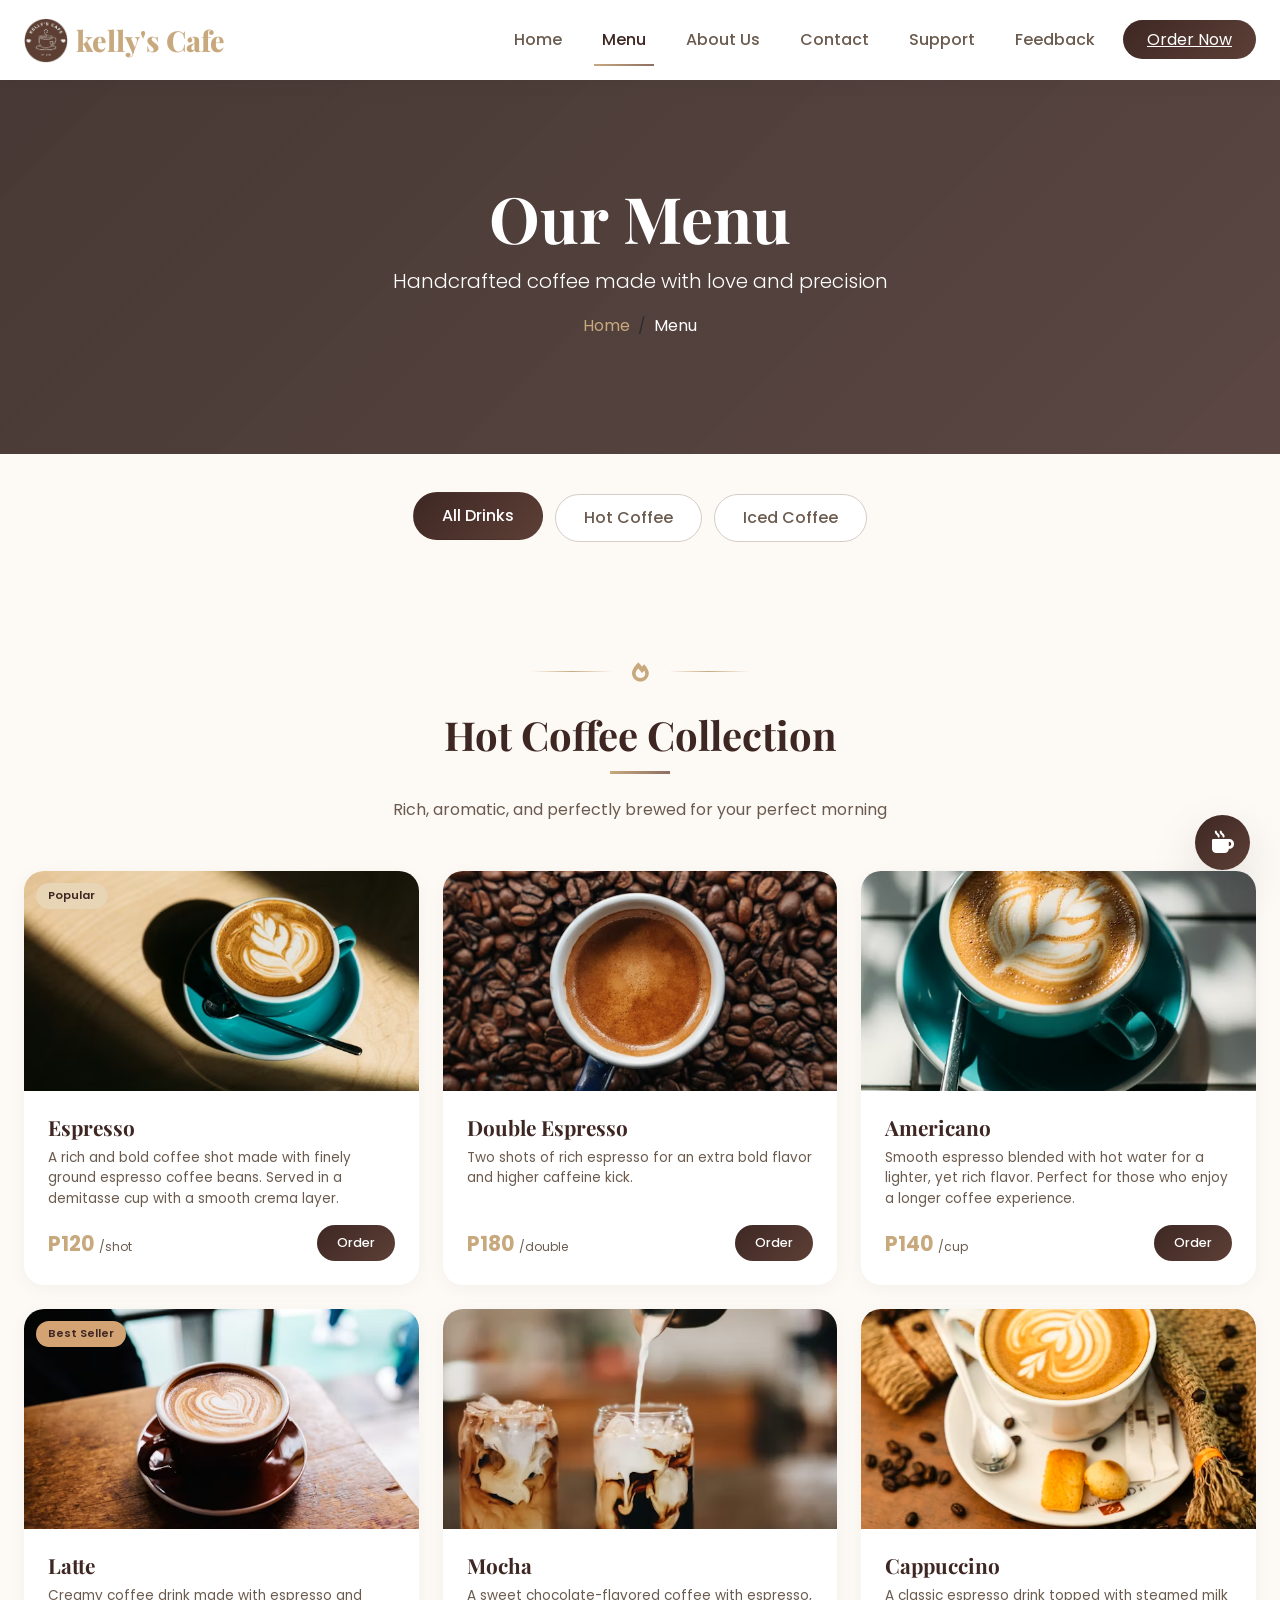
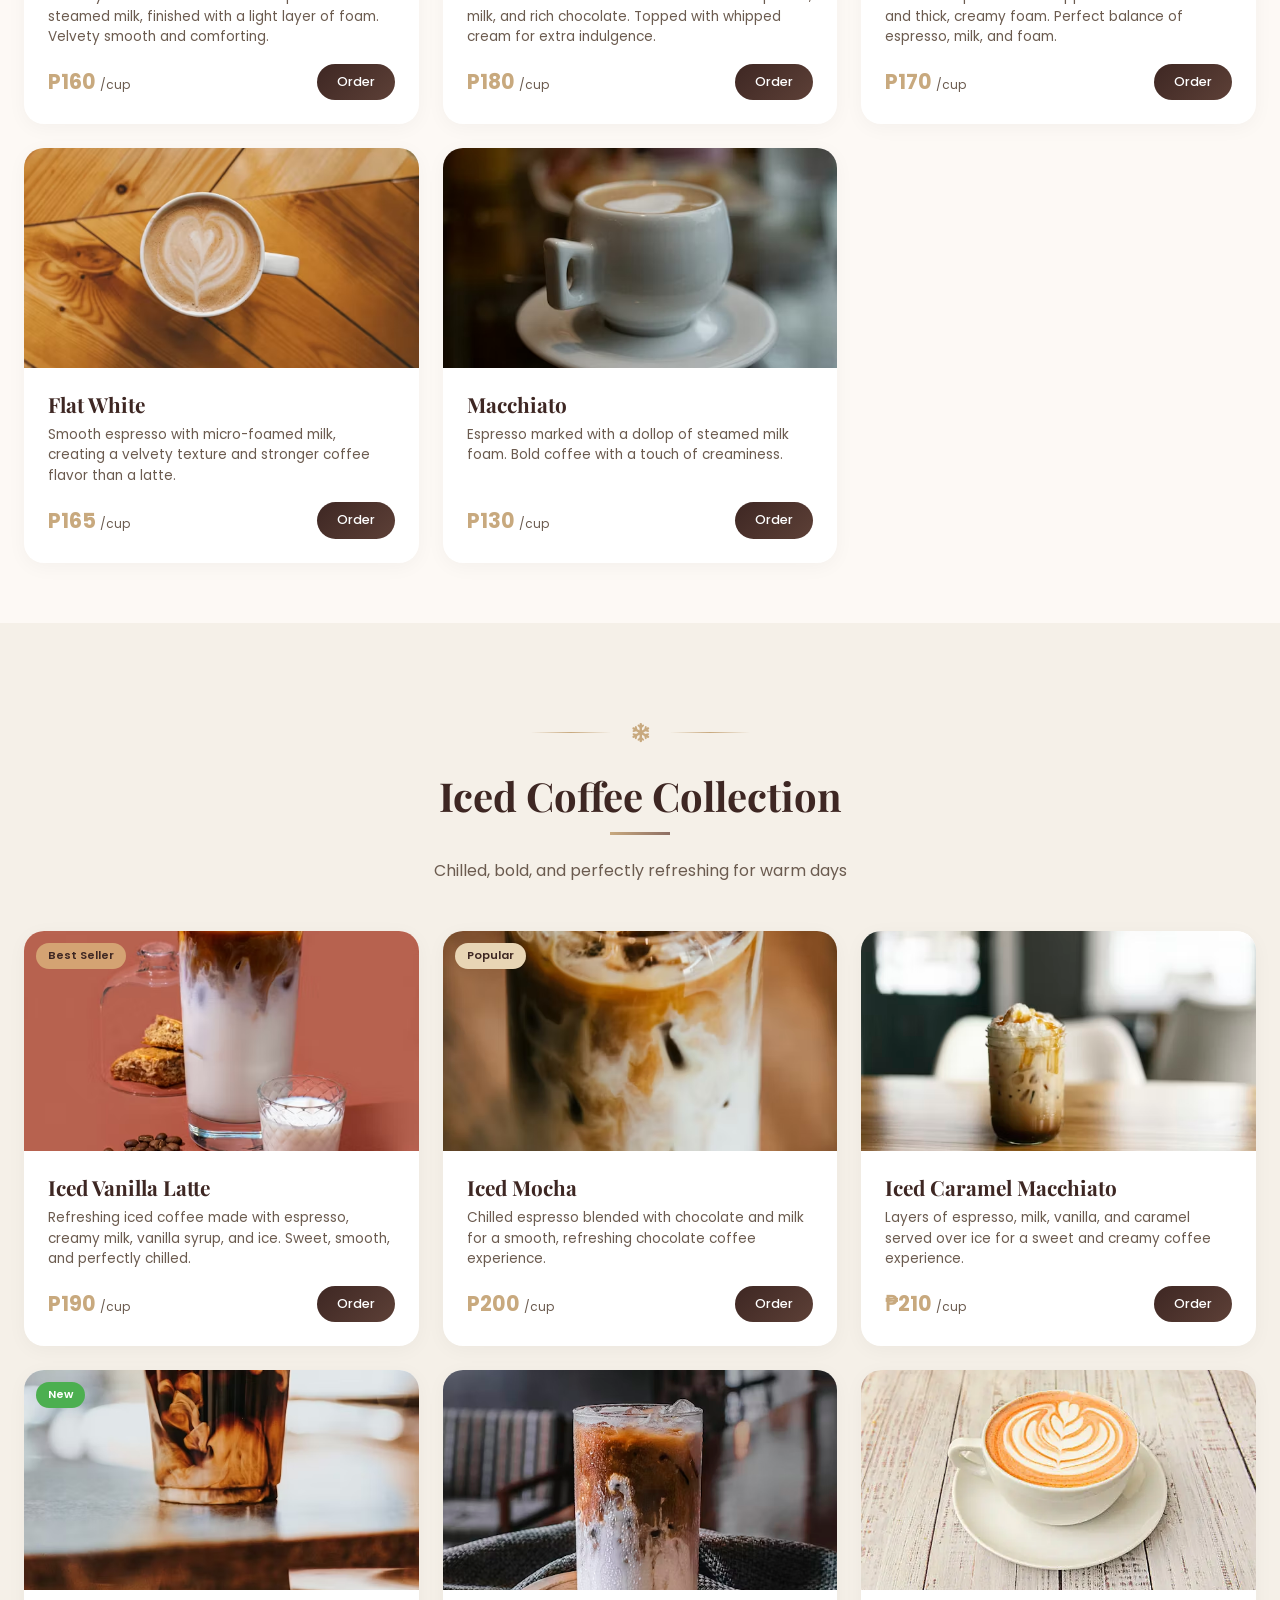
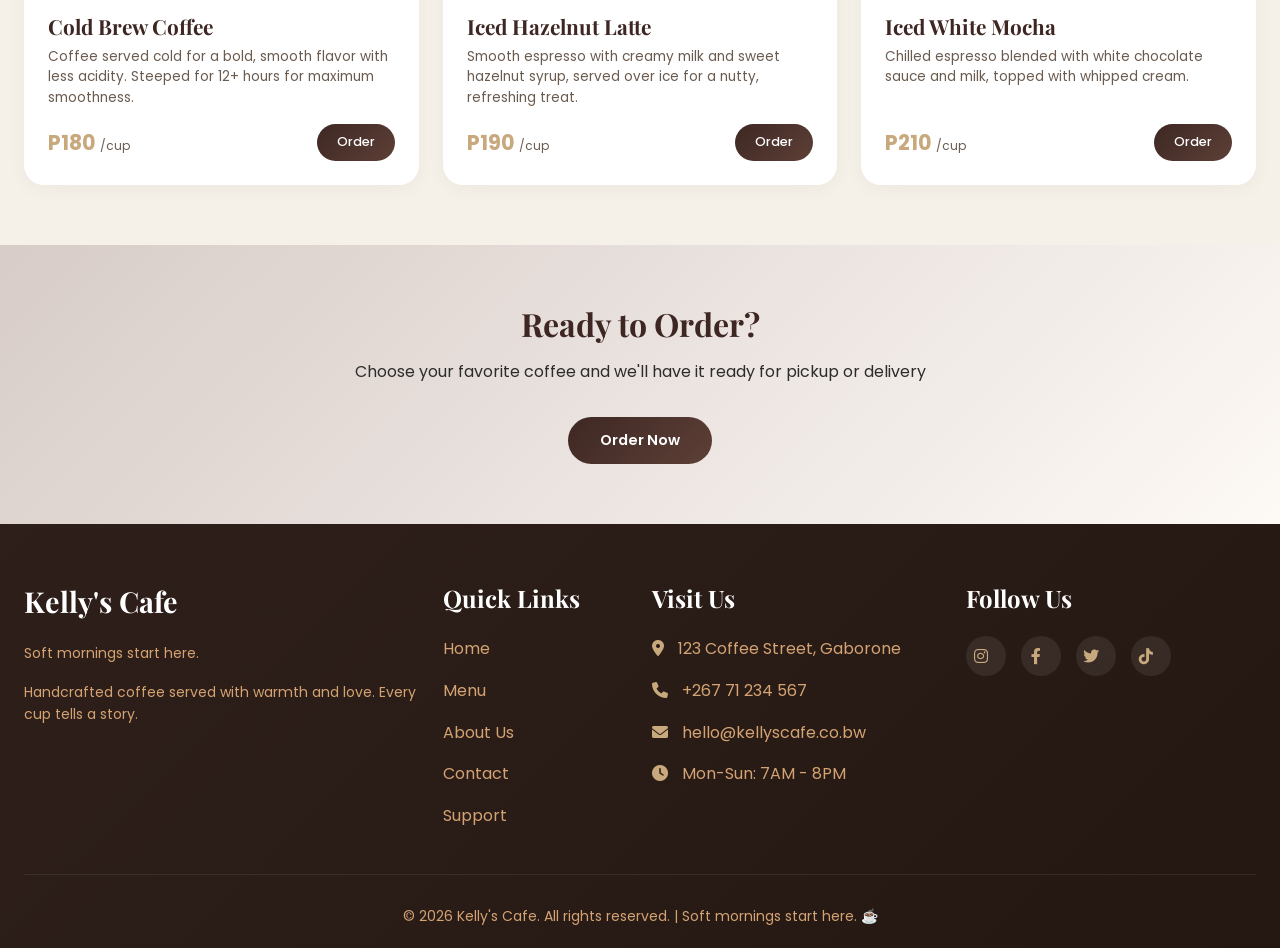
<file: menu.html>
<!DOCTYPE html>
<html lang="en">
<head>
    <meta charset="UTF-8">
    <meta name="viewport" content="width=device-width, initial-scale=1.0, user-scalable=yes">
    <meta name="description" content="Explore our complete coffee menu at Kelly's Cafe. Handcrafted espresso, lattes, cappuccinos, cold brews, and more. Find your perfect cup.">
    <meta name="keywords" content="coffee menu, espresso, latte, cappuccino, cold brew, iced coffee, Kelly's Cafe menu">
    <meta name="author" content="Kelly's Cafe">
    <title>Menu | Kelly's Cafe</title>

    <!-- Favicon -->
    <link rel="icon" type="image/x-icon" href="logo/Coffee Shop Logo.png">
    
    <!-- Bootstrap 5.3 CSS -->
    <link href="https://cdn.jsdelivr.net/npm/bootstrap@5.3.0/dist/css/bootstrap.min.css" rel="stylesheet">
    
    <!-- Font Awesome Icons -->
    <link rel="stylesheet" href="https://cdnjs.cloudflare.com/ajax/libs/font-awesome/6.0.0/css/all.min.css">
    
    <!-- AOS Animation Library -->
    <link href="https://unpkg.com/aos@2.3.1/dist/aos.css" rel="stylesheet">
    
    <!-- Google Fonts -->
    <link href="https://fonts.googleapis.com/css2?family=Playfair+Display:wght@400;500;600;700;800;900&family=Poppins:wght@300;400;500;600;700&family=Cormorant+Garamond:wght@400;500;600;700&display=swap" rel="stylesheet">
    
    <style>
        :root {
            --coffee-deep: #2E1F1A;
            --coffee-dark: #3E2723;
            --coffee-medium: #5D4037;
            --coffee-light: #8D6E63;
            --nude: #D7CCC8;
            --nude-light: #EFE9E4;
            --cream: #FDF9F5;
            --cream-dark: #F5F0E8;
            --white: #FFFFFF;
            --accent-gold: #C8A97E;
            --accent-gold-light: #E8D5B5;
            --text-dark: #2C2C2C;
            --text-soft: #6B5B4F;
            --shadow-sm: 0 4px 20px rgba(0,0,0,0.04);
            --shadow-md: 0 8px 32px rgba(0,0,0,0.08);
            --shadow-lg: 0 20px 50px rgba(0,0,0,0.12);
            --transition: all 0.5s cubic-bezier(0.2, 0.9, 0.4, 1.1);
        }
        
        * {
            margin: 0;
            padding: 0;
            box-sizing: border-box;
        }
        
        body {
            font-family: 'Poppins', sans-serif;
            color: var(--text-dark);
            background-color: var(--cream);
            line-height: 1.6;
            overflow-x: hidden;
        }
        
        h1, h2, h3, h4, h5 {
            font-family: 'Playfair Display', serif;
            font-weight: 700;
        }
        
        .container {
            max-width: 1280px;
            margin: 0 auto;
            padding: 0 24px;
        }
        
        /* Custom Scrollbar */
        ::-webkit-scrollbar {
            width: 8px;
        }
        ::-webkit-scrollbar-track {
            background: var(--nude);
        }
        ::-webkit-scrollbar-thumb {
            background: var(--coffee-medium);
            border-radius: 10px;
        }
        
        /* Buttons */
        .btn-primary-custom {
            background: linear-gradient(135deg, var(--coffee-dark), var(--coffee-medium));
            color: var(--white);
            border: none;
            padding: 12px 32px;
            border-radius: 50px;
            font-weight: 600;
            transition: var(--transition);
            display: inline-block;
            text-decoration: none;
            font-size: 0.9rem;
        }
        
        .btn-primary-custom:hover {
            transform: translateY(-3px);
            box-shadow: var(--shadow-md);
            color: var(--white);
        }
        
        .btn-outline-custom {
            background: transparent;
            border: 2px solid var(--white);
            color: var(--white);
            padding: 10px 28px;
            border-radius: 50px;
            font-weight: 600;
            transition: var(--transition);
            text-decoration: none;
            font-size: 0.9rem;
        }
        
        .btn-outline-custom:hover {
            background: var(--white);
            color: var(--coffee-dark);
            transform: translateY(-2px);
        }
        
        .btn-cart {
            background: linear-gradient(135deg, var(--coffee-dark), var(--coffee-medium));
            color: var(--white);
            border: none;
            padding: 8px 20px;
            border-radius: 50px;
            font-size: 0.8rem;
            font-weight: 500;
            transition: var(--transition);
        }
        
        .btn-cart:hover {
            transform: translateY(-2px);
            box-shadow: var(--shadow-sm);
        }
        
        /* Navigation Bar */
        .navbar {
            background: rgba(255,255,255,0.95);
            backdrop-filter: blur(12px);
            box-shadow: var(--shadow-sm);
            position: sticky;
            top: 0;
            z-index: 1000;
            padding: 0.75rem 0;
        }
        
        .navbar.scrolled {
            padding: 0.5rem 0;
            background: rgba(255,255,255,0.98);
        }
        
        .navbar-brand {
            font-family: 'Playfair Display', serif;
            font-size: 1.8rem;
            font-weight: 800;
            color: var(--coffee-dark) !important;
        }
        
        .navbar-brand span {
            color: var(--accent-gold);
        }
        
        .logo-img {
            height: 45px;
            width: auto;
            transition: var(--transition);
        }
        
        .nav-link {
            font-weight: 500;
            color: var(--text-soft) !important;
            transition: var(--transition);
            position: relative;
            margin: 0 12px;
        }
        
        .nav-link::after {
            content: '';
            position: absolute;
            bottom: -5px;
            left: 0;
            width: 0;
            height: 2px;
            background: linear-gradient(90deg, var(--accent-gold), var(--coffee-light));
            transition: width 0.3s ease;
        }
        
        .nav-link:hover::after,
        .nav-link.active::after {
            width: 100%;
        }
        
        .nav-link:hover,
        .nav-link.active {
            color: var(--coffee-dark) !important;
        }
        
        .btn-nav-order {
            background: linear-gradient(135deg, var(--coffee-dark), var(--coffee-medium));
            color: var(--white) !important;
            padding: 8px 24px !important;
            border-radius: 50px;
            margin-left: 8px;
        }
        
        .btn-nav-order:hover {
            transform: translateY(-2px);
        }
        
        /* Page Hero */
        .page-hero {
            background: linear-gradient(135deg, rgba(46,31,26,0.88) 0%, rgba(62,39,35,0.85) 100%),
                        url('https://images.unsplash.com/photo-1495474472287-4d71bcdd2085?w=1600');
            background-size: cover;
            background-position: center 30%;
            padding: 100px 0;
            text-align: center;
            color: var(--white);
            position: relative;
        }
        
        .page-hero h1 {
            font-size: 4rem;
            margin-bottom: 0.5rem;
        }
        
        .page-hero .breadcrumb {
            background: transparent;
            justify-content: center;
        }
        
        .page-hero .breadcrumb-item a {
            color: var(--accent-gold);
            text-decoration: none;
        }
        
        .page-hero .breadcrumb-item.active {
            color: var(--white);
        }
        
        /* Menu Category Tabs */
        .menu-tabs-section {
            padding: 40px 0 20px;
            background: var(--cream);
            position: sticky;
            top: 80px;
            z-index: 99;
        }
        
        .menu-tabs {
            display: flex;
            justify-content: center;
            flex-wrap: wrap;
            gap: 12px;
        }
        
        .menu-tab-btn {
            background: var(--white);
            border: 1px solid var(--nude);
            padding: 10px 28px;
            border-radius: 50px;
            font-family: 'Poppins', sans-serif;
            font-weight: 500;
            color: var(--text-soft);
            transition: var(--transition);
            cursor: pointer;
        }
        
        .menu-tab-btn:hover,
        .menu-tab-btn.active {
            background: linear-gradient(135deg, var(--coffee-dark), var(--coffee-medium));
            color: var(--white);
            border-color: transparent;
            transform: translateY(-2px);
        }
        
        /* Menu Sections */
        .menu-section {
            padding: 60px 0;
        }
        
        .section-title {
            text-align: center;
            margin-bottom: 3rem;
        }
        
        .section-title h2 {
            font-size: 2.5rem;
            color: var(--coffee-dark);
            position: relative;
            display: inline-block;
            padding-bottom: 15px;
        }
        
        .section-title h2::after {
            content: '';
            position: absolute;
            bottom: 0;
            left: 50%;
            transform: translateX(-50%);
            width: 60px;
            height: 3px;
            background: linear-gradient(90deg, var(--accent-gold), var(--coffee-light));
        }
        
        .section-title p {
            color: var(--text-soft);
            margin-top: 15px;
        }
        
        /* Menu Item Cards */
        .menu-item-card {
            background: var(--white);
            border-radius: 20px;
            overflow: hidden;
            transition: var(--transition);
            box-shadow: var(--shadow-sm);
            height: 100%;
            display: flex;
            flex-direction: column;
        }
        
        .menu-item-card:hover {
            transform: translateY(-8px);
            box-shadow: var(--shadow-lg);
        }
        
        .menu-item-img {
            height: 220px;
            width: 100%;
            object-fit: cover;
            transition: transform 0.5s ease;
        }
        
        .menu-item-card:hover .menu-item-img {
            transform: scale(1.05);
        }
        
        .img-wrapper {
            overflow: hidden;
            position: relative;
        }
        
        .menu-badge {
            position: absolute;
            top: 12px;
            left: 12px;
            background: var(--accent-gold);
            color: var(--coffee-dark);
            padding: 4px 12px;
            border-radius: 50px;
            font-size: 0.7rem;
            font-weight: 600;
            z-index: 2;
        }
        
        .menu-badge.bestseller {
            background: #D4A373;
            color: var(--coffee-dark);
        }
        
        .menu-badge.popular {
            background: #E8D5B5;
            color: var(--coffee-dark);
        }
        
        .menu-badge.new {
            background: #4CAF50;
            color: white;
        }
        
        .menu-item-content {
            padding: 1.5rem;
            flex: 1;
            display: flex;
            flex-direction: column;
        }
        
        .menu-item-title {
            font-family: 'Playfair Display', serif;
            font-size: 1.3rem;
            color: var(--coffee-dark);
            margin-bottom: 0.5rem;
        }
        
        .menu-item-desc {
            color: var(--text-soft);
            font-size: 0.85rem;
            margin-bottom: 1rem;
            line-height: 1.5;
        }
        
        .menu-item-footer {
            display: flex;
            justify-content: space-between;
            align-items: center;
            margin-top: auto;
        }
        
        .menu-item-price {
            font-size: 1.3rem;
            font-weight: 700;
            color: var(--accent-gold);
        }
        
        .menu-item-price small {
            font-size: 0.75rem;
            font-weight: normal;
            color: var(--text-soft);
        }
        
        /* Category Divider */
        .category-divider {
            display: flex;
            align-items: center;
            justify-content: center;
            gap: 20px;
            margin: 40px 0 30px;
        }
        
        .category-divider .line {
            width: 80px;
            height: 1px;
            background: linear-gradient(90deg, transparent, var(--accent-gold), transparent);
        }
        
        .category-divider i {
            color: var(--accent-gold);
            font-size: 1.2rem;
        }
        
        /* Signature Drink Section */
        .signature-section {
            background: linear-gradient(135deg, var(--coffee-deep), var(--coffee-dark));
            color: var(--white);
            padding: 80px 0;
            position: relative;
            overflow: hidden;
        }
        
        .signature-section::before {
            content: '☕';
            position: absolute;
            font-size: 250px;
            opacity: 0.03;
            bottom: -50px;
            right: -50px;
        }
        
        .signature-card {
            background: rgba(255,255,255,0.08);
            backdrop-filter: blur(10px);
            border-radius: 24px;
            padding: 30px;
            text-align: center;
            transition: var(--transition);
            height: 100%;
        }
        
        .signature-card:hover {
            transform: translateY(-5px);
            background: rgba(255,255,255,0.12);
        }
        
        .signature-card h3 {
            font-size: 1.5rem;
            margin: 15px 0 10px;
        }
        
        /* Order CTA Section */
        .order-cta {
            padding: 60px 0;
            background: linear-gradient(135deg, var(--nude), var(--cream));
            text-align: center;
        }
        
        .order-cta h2 {
            color: var(--coffee-dark);
            margin-bottom: 1rem;
        }
        
        /* Footer */
        .footer {
            background: linear-gradient(135deg, #2E1F1A, #241712);
            color: #D4A373;
            padding: 60px 0 20px;
        }
        
        .footer h3, .footer h4 {
            color: var(--white);
            margin-bottom: 1.5rem;
        }
        
        .footer h3 {
            font-family: 'Playfair Display', serif;
            font-size: 1.8rem;
        }
        
        .footer a {
            color: #D4A373;
            text-decoration: none;
            transition: var(--transition);
        }
        
        .footer a:hover {
            color: var(--accent-gold);
        }
        
        .footer i {
            margin-right: 10px;
            color: var(--accent-gold);
        }
        
        .social-icons {
            display: flex;
            gap: 15px;
        }
        
        .social-icons a {
            width: 40px;
            height: 40px;
            background: rgba(255,255,255,0.08);
            border-radius: 50%;
            display: inline-flex;
            align-items: center;
            justify-content: center;
            transition: var(--transition);
        }
        
        .social-icons a:hover {
            background: var(--accent-gold);
            transform: translateY(-3px);
        }
        
        .social-icons a:hover i {
            color: var(--coffee-dark);
        }
        
        .footer-bottom {
            text-align: center;
            padding-top: 30px;
            margin-top: 30px;
            border-top: 1px solid rgba(255,255,255,0.08);
        }
        
        /* Floating Order Button */
        .float-order {
            position: fixed;
            bottom: 30px;
            right: 30px;
            background: linear-gradient(135deg, var(--coffee-dark), var(--coffee-medium));
            color: var(--white);
            width: 55px;
            height: 55px;
            border-radius: 50%;
            display: flex;
            align-items: center;
            justify-content: center;
            font-size: 1.4rem;
            box-shadow: var(--shadow-lg);
            transition: var(--transition);
            z-index: 999;
            text-decoration: none;
            animation: pulse 2s infinite;
        }
        
        .float-order:hover {
            background: var(--accent-gold);
            transform: scale(1.1);
            color: var(--coffee-dark);
        }
        
        @keyframes pulse {
            0% { box-shadow: 0 0 0 0 rgba(200,169,126,0.4); }
            70% { box-shadow: 0 0 0 15px rgba(200,169,126,0); }
            100% { box-shadow: 0 0 0 0 rgba(200,169,126,0); }
        }
        
        /* Responsive */
        @media (max-width: 992px) {
            .page-hero h1 {
                font-size: 3rem;
            }
            .section-title h2 {
                font-size: 2rem;
            }
        }
        
        @media (max-width: 768px) {
            .page-hero h1 {
                font-size: 2.2rem;
            }
            .menu-tab-btn {
                padding: 6px 18px;
                font-size: 0.8rem;
            }
            .menu-tabs-section {
                top: 70px;
            }
            .logo-img {
                height: 38px;
            }
        }
        
        @media (max-width: 576px) {
            .page-hero {
                padding: 60px 0;
            }
            .page-hero h1 {
                font-size: 1.8rem;
            }
            .menu-item-title {
                font-size: 1.1rem;
            }
            .menu-item-price {
                font-size: 1.1rem;
            }
            .logo-img {
                height: 32px;
            }
        }
    </style>
</head>
<body>

    <!-- Navigation Bar -->
    <nav class="navbar navbar-expand-lg">
        <div class="container">
            <a class="navbar-brand d-flex align-items-center" href="index.html">
                <img src="logo/Coffee Shop Logo.png" height="55" width="auto" alt="Kelly's Cafe Logo" class="logo-img me-2">
                <span>kelly's <span>Cafe</span></span>
            </a>
            <button class="navbar-toggler" type="button" data-bs-toggle="collapse" data-bs-target="#navbarNav">
                <span class="navbar-toggler-icon"></span>
            </button>
            <div class="collapse navbar-collapse" id="navbarNav">
                <ul class="navbar-nav ms-auto align-items-center">
                    <li class="nav-item"><a class="nav-link" href="index.html">Home</a></li>
                    <li class="nav-item"><a class="nav-link active" href="menu.html">Menu</a></li>
                    <li class="nav-item"><a class="nav-link" href="about.html">About Us</a></li>
                    <li class="nav-item"><a class="nav-link" href="contact.html">Contact</a></li>
                    <li class="nav-item"><a class="nav-link" href="support.html">Support</a></li>
                      <li class="nav-item"><a class="nav-link active" href="feedback.html">Feedback</a></li>
                    <li class="nav-item"><a class="btn-nav-order" href="order.html">Order Now</a></li>
                </ul>
            </div>
        </div>
    </nav>

    <!-- Page Hero -->
    <section class="page-hero">
        <div class="container">
            <h1>Our Menu</h1>
            <p class="lead">Handcrafted coffee made with love and precision</p>
            <nav aria-label="breadcrumb">
                <ol class="breadcrumb justify-content-center">
                    <li class="breadcrumb-item"><a href="index.html">Home</a></li>
                    <li class="breadcrumb-item active" aria-current="page">Menu</li>
                </ol>
            </nav>
        </div>
    </section>

    <!-- Category Tabs -->
    <div class="menu-tabs-section">
        <div class="container">
            <div class="menu-tabs">
                <button class="menu-tab-btn active" data-category="all">All Drinks</button>
                <button class="menu-tab-btn" data-category="hot">Hot Coffee</button>
                <button class="menu-tab-btn" data-category="iced">Iced Coffee</button>
         
            </div>
        </div>
    </div>

    <!-- Hot Coffee Section -->
    <div id="hotSection" class="menu-section">
        <div class="container">
            <div class="section-title" data-aos="fade-up">
                <div class="category-divider">
                    <span class="line"></span>
                    <i class="fas fa-fire"></i>
                    <span class="line"></span>
                </div>
                <h2>Hot Coffee Collection</h2>
                <p>Rich, aromatic, and perfectly brewed for your perfect morning</p>
            </div>
            <div class="row g-4">
                <!-- Espresso -->
                <div class="col-md-6 col-lg-4" data-aos="fade-up" data-aos-delay="100">
                    <div class="menu-item-card">
                        <div class="img-wrapper">
                            <img src="img/espresso1.avif" alt="Espresso" class="menu-item-img">
                            <span class="menu-badge popular">Popular</span>
                        </div>
                        <div class="menu-item-content">
                            <h3 class="menu-item-title">Espresso</h3>
                            <p class="menu-item-desc">A rich and bold coffee shot made with finely ground espresso coffee beans. Served in a demitasse cup with a smooth crema layer.</p>
                            <div class="menu-item-footer">
                                <span class="menu-item-price">P120 <small>/shot</small></span>
                                <button class="btn-cart" onclick="window.location.href='order.html'">Order</button>
                            </div>
                        </div>
                    </div>
                </div>
                <!-- Double Espresso -->
                <div class="col-md-6 col-lg-4" data-aos="fade-up" data-aos-delay="150">
                    <div class="menu-item-card">
                        <div class="img-wrapper">
                            <img src="img/espresso.avif" alt="Double Espresso" class="menu-item-img">
                        </div>
                        <div class="menu-item-content">
                            <h3 class="menu-item-title">Double Espresso</h3>
                            <p class="menu-item-desc">Two shots of rich espresso for an extra bold flavor and higher caffeine kick.</p>
                            <div class="menu-item-footer">
                                <span class="menu-item-price">P180 <small>/double</small></span>
                                <button class="btn-cart" onclick="window.location.href='order.html'">Order</button>
                            </div>
                        </div>
                    </div>
                </div>
                <!-- Americano -->
                <div class="col-md-6 col-lg-4" data-aos="fade-up" data-aos-delay="200">
                    <div class="menu-item-card">
                        <div class="img-wrapper">
                            <img src="img/americano.avif" alt="Americano" class="menu-item-img">
                        </div>
                        <div class="menu-item-content">
                            <h3 class="menu-item-title">Americano</h3>
                            <p class="menu-item-desc">Smooth espresso blended with hot water for a lighter, yet rich flavor. Perfect for those who enjoy a longer coffee experience.</p>
                            <div class="menu-item-footer">
                                <span class="menu-item-price">P140 <small>/cup</small></span>
                                <button class="btn-cart" onclick="window.location.href='order.html'">Order</button>
                            </div>
                        </div>
                    </div>
                </div>
                <!-- Latte -->
                <div class="col-md-6 col-lg-4" data-aos="fade-up" data-aos-delay="250">
                    <div class="menu-item-card">
                        <div class="img-wrapper">
                            <img src="img/latte.avif" alt="Latte" class="menu-item-img">
                            <span class="menu-badge bestseller">Best Seller</span>
                        </div>
                        <div class="menu-item-content">
                            <h3 class="menu-item-title">Latte</h3>
                            <p class="menu-item-desc">Creamy coffee drink made with espresso and steamed milk, finished with a light layer of foam. Velvety smooth and comforting.</p>
                            <div class="menu-item-footer">
                                <span class="menu-item-price">P160 <small>/cup</small></span>
                                <button class="btn-cart" onclick="window.location.href='order.html'">Order</button>
                            </div>
                        </div>
                    </div>
                </div>
                <!-- Mocha -->
                <div class="col-md-6 col-lg-4" data-aos="fade-up" data-aos-delay="300">
                    <div class="menu-item-card">
                        <div class="img-wrapper">
                            <img src="img/mocha.avif" alt="Mocha" class="menu-item-img">
                        </div>
                        <div class="menu-item-content">
                            <h3 class="menu-item-title">Mocha</h3>
                            <p class="menu-item-desc">A sweet chocolate-flavored coffee with espresso, milk, and rich chocolate. Topped with whipped cream for extra indulgence.</p>
                            <div class="menu-item-footer">
                                <span class="menu-item-price">P180 <small>/cup</small></span>
                                <button class="btn-cart" onclick="window.location.href='order.html'">Order</button>
                            </div>
                        </div>
                    </div>
                </div>
                <!-- Cappuccino -->
                <div class="col-md-6 col-lg-4" data-aos="fade-up" data-aos-delay="350">
                    <div class="menu-item-card">
                        <div class="img-wrapper">
                            <img src="img/cappuccino.avif" alt="Cappuccino" class="menu-item-img">
                        </div>
                        <div class="menu-item-content">
                            <h3 class="menu-item-title">Cappuccino</h3>
                            <p class="menu-item-desc">A classic espresso drink topped with steamed milk and thick, creamy foam. Perfect balance of espresso, milk, and foam.</p>
                            <div class="menu-item-footer">
                                <span class="menu-item-price">P170 <small>/cup</small></span>
                                <button class="btn-cart" onclick="window.location.href='order.html'">Order</button>
                            </div>
                        </div>
                    </div>
                </div>
                <!-- Flat White -->
                <div class="col-md-6 col-lg-4" data-aos="fade-up" data-aos-delay="400">
                    <div class="menu-item-card">
                        <div class="img-wrapper">
                            <img src="img/white.avif" alt="Flat White" class="menu-item-img">
                        </div>
                        <div class="menu-item-content">
                            <h3 class="menu-item-title">Flat White</h3>
                            <p class="menu-item-desc">Smooth espresso with micro-foamed milk, creating a velvety texture and stronger coffee flavor than a latte.</p>
                            <div class="menu-item-footer">
                                <span class="menu-item-price">P165 <small>/cup</small></span>
                                <button class="btn-cart" onclick="window.location.href='order.html'">Order</button>
                            </div>
                        </div>
                    </div>
                </div>
                <!-- Macchiato -->
                <div class="col-md-6 col-lg-4" data-aos="fade-up" data-aos-delay="450">
                    <div class="menu-item-card">
                        <div class="img-wrapper">
                            <img src="img/Macchiato.avif" alt="Macchiato" class="menu-item-img">
                        </div>
                        <div class="menu-item-content">
                            <h3 class="menu-item-title">Macchiato</h3>
                            <p class="menu-item-desc">Espresso marked with a dollop of steamed milk foam. Bold coffee with a touch of creaminess.</p>
                            <div class="menu-item-footer">
                                <span class="menu-item-price">P130 <small>/cup</small></span>
                                <button class="btn-cart" onclick="window.location.href='order.html'">Order</button>
                            </div>
                        </div>
                    </div>
                </div>
            </div>
        </div>
    </div>

    <!-- Iced Coffee Section -->
    <div id="icedSection" class="menu-section" style="background: var(--cream-dark);">
        <div class="container">
            <div class="section-title" data-aos="fade-up">
                <div class="category-divider">
                    <span class="line"></span>
                    <i class="fas fa-snowflake"></i>
                    <span class="line"></span>
                </div>
                <h2>Iced Coffee Collection</h2>
                <p>Chilled, bold, and perfectly refreshing for warm days</p>
            </div>
            <div class="row g-4">
                <!-- Iced Vanilla Latte -->
                <div class="col-md-6 col-lg-4" data-aos="fade-up" data-aos-delay="100">
                    <div class="menu-item-card">
                        <div class="img-wrapper">
                            <img src="img/Iced Vanilla Latte.avif" alt="Iced Vanilla Latte" class="menu-item-img">
                            <span class="menu-badge bestseller">Best Seller</span>
                        </div>
                        <div class="menu-item-content">
                            <h3 class="menu-item-title">Iced Vanilla Latte</h3>
                            <p class="menu-item-desc">Refreshing iced coffee made with espresso, creamy milk, vanilla syrup, and ice. Sweet, smooth, and perfectly chilled.</p>
                            <div class="menu-item-footer">
                                <span class="menu-item-price">P190 <small>/cup</small></span>
                                <button class="btn-cart" onclick="window.location.href='order.html'">Order</button>
                            </div>
                        </div>
                    </div>
                </div>
                <!-- Iced Mocha -->
                <div class="col-md-6 col-lg-4" data-aos="fade-up" data-aos-delay="150">
                    <div class="menu-item-card">
                        <div class="img-wrapper">
                            <img src="img/Iced Mocha.avif" alt="Iced Mocha" class="menu-item-img">
                            <span class="menu-badge popular">Popular</span>
                        </div>
                        <div class="menu-item-content">
                            <h3 class="menu-item-title">Iced Mocha</h3>
                            <p class="menu-item-desc">Chilled espresso blended with chocolate and milk for a smooth, refreshing chocolate coffee experience.</p>
                            <div class="menu-item-footer">
                                <span class="menu-item-price">P200 <small>/cup</small></span>
                                <button class="btn-cart" onclick="window.location.href='order.html'">Order</button>
                            </div>
                        </div>
                    </div>
                </div>
                <!-- Iced Caramel Macchiato -->
                <div class="col-md-6 col-lg-4" data-aos="fade-up" data-aos-delay="200">
                    <div class="menu-item-card">
                        <div class="img-wrapper">
                            <img src="img/Iced Caramel Macchiato.avif" alt="Iced Caramel Macchiato" class="menu-item-img">
                        </div>
                        <div class="menu-item-content">
                            <h3 class="menu-item-title">Iced Caramel Macchiato</h3>
                            <p class="menu-item-desc">Layers of espresso, milk, vanilla, and caramel served over ice for a sweet and creamy coffee experience.</p>
                            <div class="menu-item-footer">
                                <span class="menu-item-price">₱210 <small>/cup</small></span>
                                <button class="btn-cart" onclick="window.location.href='order.html'">Order</button>
                            </div>
                        </div>
                    </div>
                </div>
                <!-- Cold Brew -->
                <div class="col-md-6 col-lg-4" data-aos="fade-up" data-aos-delay="250">
                    <div class="menu-item-card">
                        <div class="img-wrapper">
                            <img src="img/Cold Brew Coffee.avif" alt="Cold Brew" class="menu-item-img">
                            <span class="menu-badge new">New</span>
                        </div>
                        <div class="menu-item-content">
                            <h3 class="menu-item-title">Cold Brew Coffee</h3>
                            <p class="menu-item-desc">Coffee served cold for a bold, smooth flavor with less acidity. Steeped for 12+ hours for maximum smoothness.</p>
                            <div class="menu-item-footer">
                                <span class="menu-item-price">P180 <small>/cup</small></span>
                                <button class="btn-cart" onclick="window.location.href='order.html'">Order</button>
                            </div>
                        </div>
                    </div>
                </div>
                <!-- Iced Hazelnut Latte -->
                <div class="col-md-6 col-lg-4" data-aos="fade-up" data-aos-delay="300">
                    <div class="menu-item-card">
                        <div class="img-wrapper">
                            <img src="img/Iced Hazelnut Latte.avif" alt="Iced Hazelnut Latte" class="menu-item-img">
                        </div>
                        <div class="menu-item-content">
                            <h3 class="menu-item-title">Iced Hazelnut Latte</h3>
                            <p class="menu-item-desc">Smooth espresso with creamy milk and sweet hazelnut syrup, served over ice for a nutty, refreshing treat.</p>
                            <div class="menu-item-footer">
                                <span class="menu-item-price">P190 <small>/cup</small></span>
                                <button class="btn-cart" onclick="window.location.href='order.html'">Order</button>
                            </div>
                        </div>
                    </div>
                </div>
                <!-- Iced White Mocha -->
                <div class="col-md-6 col-lg-4" data-aos="fade-up" data-aos-delay="350">
                    <div class="menu-item-card">
                        <div class="img-wrapper">
                            <img src="img/1.webp" alt="Iced White Mocha" class="menu-item-img">
                        </div>
                        <div class="menu-item-content">
                            <h3 class="menu-item-title">Iced White Mocha</h3>
                            <p class="menu-item-desc">Chilled espresso blended with white chocolate sauce and milk, topped with whipped cream.</p>
                            <div class="menu-item-footer">
                                <span class="menu-item-price">P210 <small>/cup</small></span>
                                <button class="btn-cart" onclick="window.location.href='order.html'">Order</button>
                            </div>
                        </div>
                    </div>
                </div>
            </div>
        </div>
    </div>

    

    <!-- Order CTA Section -->
    <section class="order-cta">
        <div class="container">
            <h2>Ready to Order?</h2>
            <p>Choose your favorite coffee and we'll have it ready for pickup or delivery</p>
            <a href="order.html" class="btn-primary-custom mt-3 d-inline-block">Order Now</a>
        </div>
    </section>

    <!-- Footer -->
    <footer class="footer">
        <div class="container">
            <div class="row g-4">
                <div class="col-md-4">
                    <h3>Kelly's Cafe</h3>
                    <p class="small">Soft mornings start here.</p>
                    <p class="small">Handcrafted coffee served with warmth and love. Every cup tells a story.</p>
                </div>
                <div class="col-md-2">
                    <h4>Quick Links</h4>
                    <p><a href="index.html">Home</a></p>
                    <p><a href="menu.html">Menu</a></p>
                    <p><a href="about.html">About Us</a></p>
                    <p><a href="contact.html">Contact</a></p>
                    <p><a href="support.html">Support</a></p>
                </div>
                <div class="col-md-3">
                    <h4>Visit Us</h4>
                    <p><i class="fas fa-map-marker-alt"></i> 123 Coffee Street, Gaborone</p>
                    <p><i class="fas fa-phone"></i> +267 71 234 567</p>
                    <p><i class="fas fa-envelope"></i> hello@kellyscafe.co.bw</p>
                    <p><i class="fas fa-clock"></i> Mon-Sun: 7AM - 8PM</p>
                </div>
                <div class="col-md-3">
                    <h4>Follow Us</h4>
                    <div class="social-icons">
                        <a href="#"><i class="fab fa-instagram"></i></a>
                        <a href="#"><i class="fab fa-facebook-f"></i></a>
                        <a href="#"><i class="fab fa-twitter"></i></a>
                        <a href="#"><i class="fab fa-tiktok"></i></a>
                    </div>
                </div>
            </div>
            <div class="footer-bottom">
                <p class="mb-0 small">&copy; 2026 Kelly's Cafe. All rights reserved. | Soft mornings start here. ☕</p>
            </div>
        </div>
    </footer>

    <!-- Floating Order Button -->
    <a href="order.html" class="float-order">
        <i class="fas fa-mug-hot"></i>
    </a>

    <!-- Bootstrap JS -->
    <script src="https://cdn.jsdelivr.net/npm/bootstrap@5.3.0/dist/js/bootstrap.bundle.min.js"></script>
    <script src="https://unpkg.com/aos@2.3.1/dist/aos.js"></script>
    
    <script>
        AOS.init({ duration: 800, once: true, offset: 50 });
        
        // Navbar scroll effect
        window.addEventListener('scroll', function() {
            const navbar = document.querySelector('.navbar');
            if (window.scrollY > 50) navbar.classList.add('scrolled');
            else navbar.classList.remove('scrolled');
        });
        
        // Active page highlighting
        const currentPage = window.location.pathname.split('/').pop() || 'menu.html';
        document.querySelectorAll('.nav-link').forEach(link => {
            link.classList.remove('active');
            if (link.getAttribute('href') === currentPage) link.classList.add('active');
        });
        
        // Get all section elements
        const hotSection = document.getElementById('hotSection');
        const icedSection = document.getElementById('icedSection');
        const signatureSection = document.getElementById('signatureSection');
        
        // Get all filter buttons
        const filterBtns = document.querySelectorAll('.menu-tab-btn');
        
        // Function to show all sections
        function showAllSections() {
            if (hotSection) hotSection.style.display = 'block';
            if (icedSection) icedSection.style.display = 'block';
            if (signatureSection) signatureSection.style.display = 'block';
        }
        
        // Function to hide all sections
        function hideAllSections() {
            if (hotSection) hotSection.style.display = 'none';
            if (icedSection) icedSection.style.display = 'none';
            if (signatureSection) signatureSection.style.display = 'none';
        }
        
        // Add click event to each filter button
        filterBtns.forEach(btn => {
            btn.addEventListener('click', function() {
                // Remove active class from all buttons
                filterBtns.forEach(b => b.classList.remove('active'));
                // Add active class to clicked button
                this.classList.add('active');
                
                // Get the category from the button
                const category = this.getAttribute('data-category');
                
                // Hide all sections first
                hideAllSections();
                
                // Show sections based on selected category
                if (category === 'all') {
                    showAllSections();
                } else if (category === 'hot') {
                    if (hotSection) hotSection.style.display = 'block';
                } else if (category === 'iced') {
                    if (icedSection) icedSection.style.display = 'block';
                } else if (category === 'signature') {
                    if (signatureSection) signatureSection.style.display = 'block';
                }
            });
        });
        
        // Make sure all sections are visible on page load
        showAllSections();
    </script>
</body>
</html>
</file>
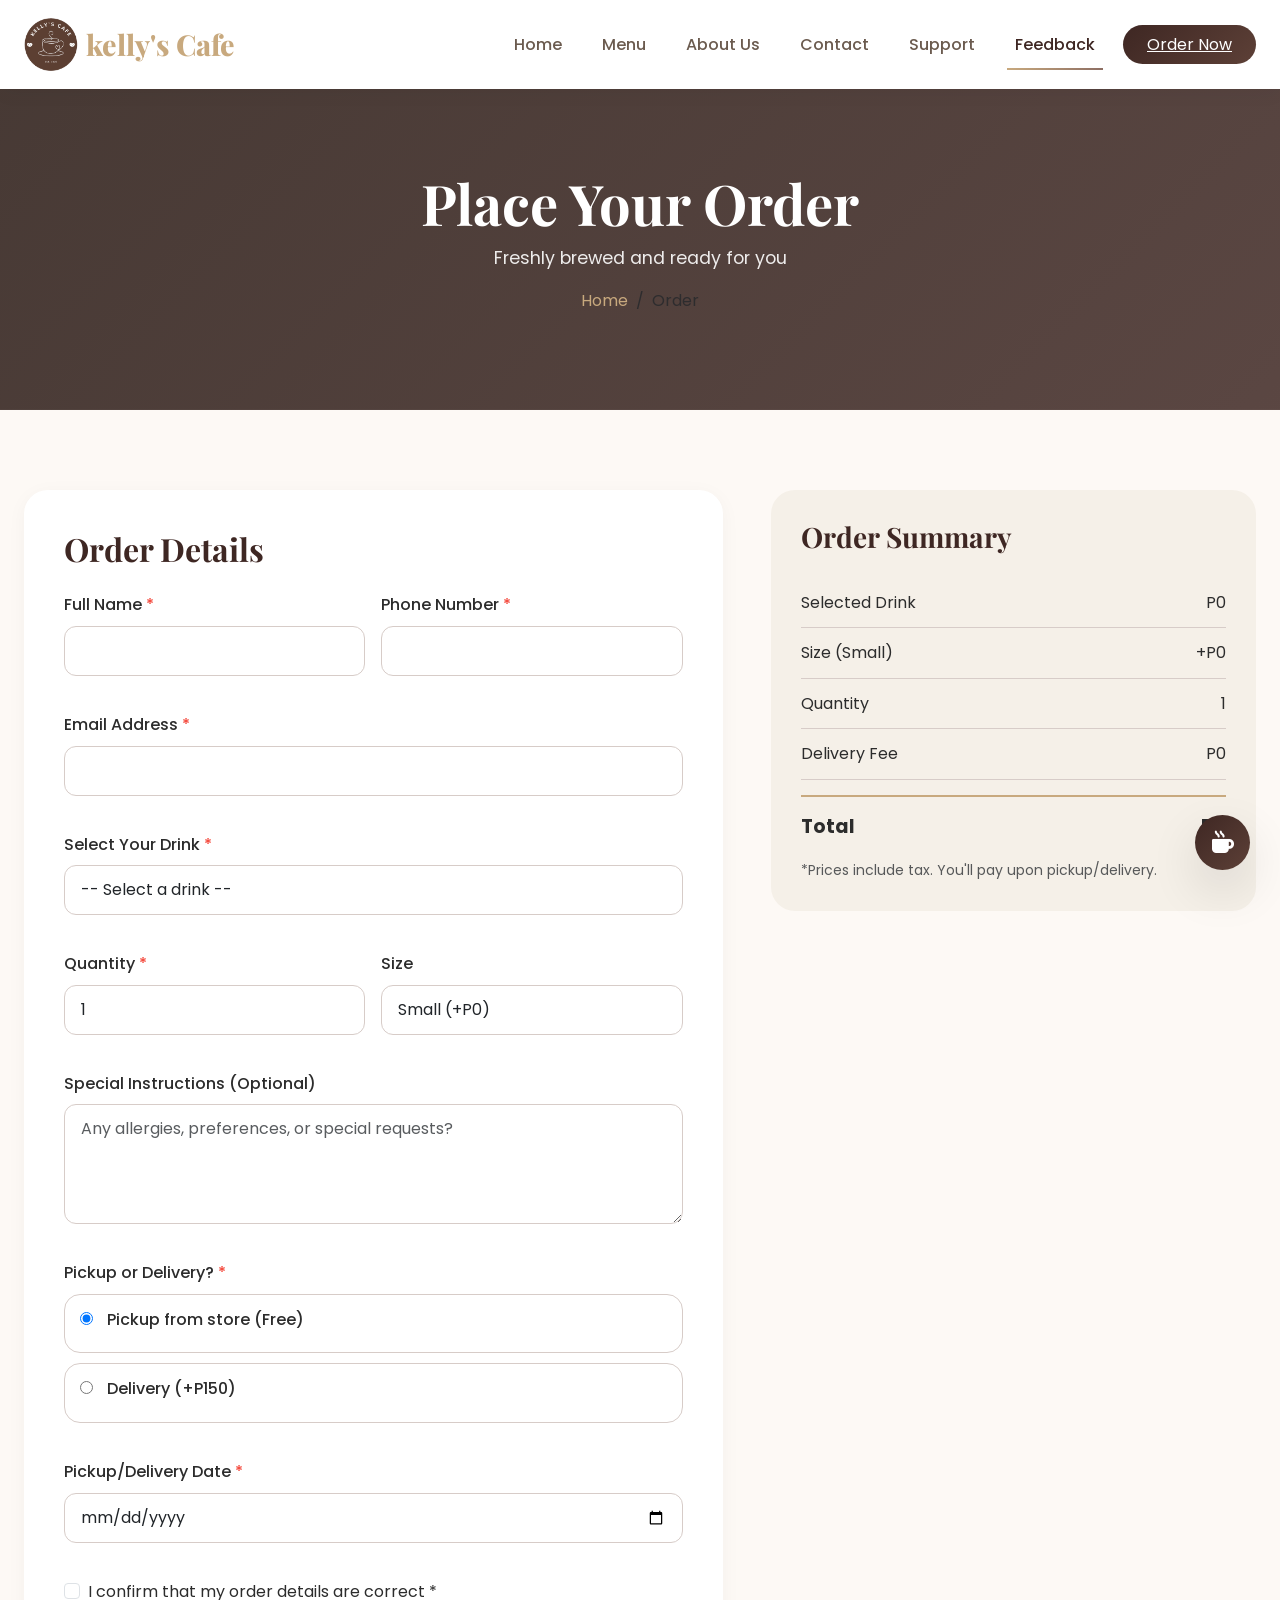
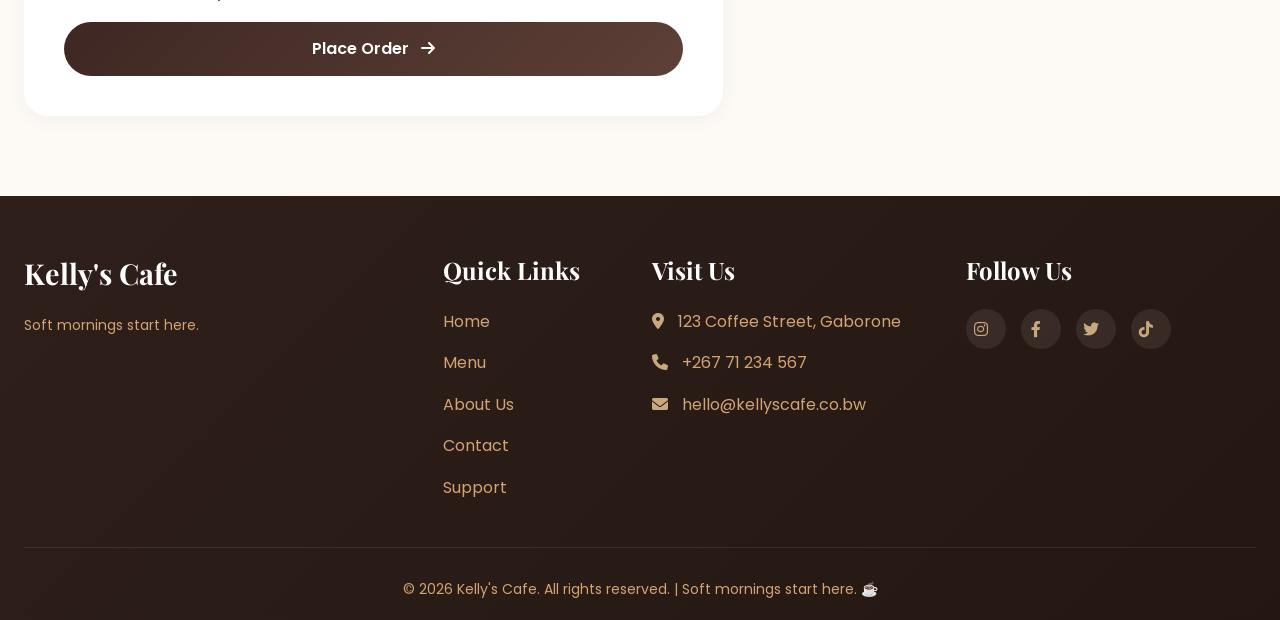
<file: order.html>
<!DOCTYPE html>
<html lang="en">
<head>
    <meta charset="UTF-8">
    <meta name="viewport" content="width=device-width, initial-scale=1.0">
    <meta name="description" content="Order your favorite coffee from Kelly's Cafe. Choose from our menu of hot and iced coffees for pickup or delivery.">
    <meta name="keywords" content="order coffee online, coffee delivery Gaborone, Kelly's Cafe order">
    <meta name="author" content="Kelly's Cafe">
    <title>Order Online</title>

    
    <!--Favicon-->
    <link rel="icon" type="image/x-icon" href="logo/Coffee Shop Logo.png">
    
    <!-- Bootstrap 5.3 CSS -->
    <link href="https://cdn.jsdelivr.net/npm/bootstrap@5.3.0/dist/css/bootstrap.min.css" rel="stylesheet">
    
    <!-- Font Awesome -->
    <link rel="stylesheet" href="https://cdnjs.cloudflare.com/ajax/libs/font-awesome/6.0.0/css/all.min.css">
    
    <!-- AOS Animation -->
    <link href="https://unpkg.com/aos@2.3.1/dist/aos.css" rel="stylesheet">
    
    <!-- Google Fonts -->
    <link href="https://fonts.googleapis.com/css2?family=Playfair+Display:wght@400;500;600;700;800;900&family=Poppins:wght@300;400;500;600;700&display=swap" rel="stylesheet">
    
    <!-- Shared External CSS -->
    <link rel="stylesheet" href="css/style.css">
</head>
<body>

    <nav class="navbar navbar-expand-lg">
        <div class="container">
             <a class="navbar-brand d-flex align-items-center" href="index.html">
                <img src="logo/Coffee Shop Logo.png" height="55px" width="auto" alt="Kelly's Cafe Logo" class="logo-img me-2">
                <span>kelly's <span>Cafe</span></span>
            </a>
            <button class="navbar-toggler" type="button" data-bs-toggle="collapse" data-bs-target="#navbarNav">
                <span class="navbar-toggler-icon"></span>
            </button>
            <div class="collapse navbar-collapse" id="navbarNav">
                <ul class="navbar-nav ms-auto align-items-center">
                    <li class="nav-item"><a class="nav-link" href="index.html">Home</a></li>
                    <li class="nav-item"><a class="nav-link" href="menu.html">Menu</a></li>
                    <li class="nav-item"><a class="nav-link" href="about.html">About Us</a></li>
                    <li class="nav-item"><a class="nav-link" href="contact.html">Contact</a></li>
                    <li class="nav-item"><a class="nav-link" href="support.html">Support</a></li>
                      <li class="nav-item"><a class="nav-link active" href="feedback.html">Feedback</a></li>
                    <li class="nav-item"><a class="btn-nav-order active" href="order.html">Order Now</a></li>
                </ul>
            </div>
        </div>
    </nav>

    <section class="page-hero">
        <div class="container">
            <h1>Place Your Order</h1>
            <p>Freshly brewed and ready for you</p>
            <nav aria-label="breadcrumb">
                <ol class="breadcrumb justify-content-center">
                    <li class="breadcrumb-item"><a href="index.html">Home</a></li>
                    <li class="breadcrumb-item active" aria-current="page">Order</li>
                </ol>
            </nav>
        </div>
    </section>

    <section class="order-section">
        <div class="container">
            <div class="row g-5">
                <!-- Order Form Column -->
                <div class="col-lg-7" data-aos="fade-right">
                    <div class="order-form-container">
                        <h2 class="mb-4" style="color: var(--coffee-dark);">Order Details</h2>
                        <form id="orderForm">
                            <div class="row g-3">
                                <div class="col-md-6">
                                    <div class="form-group">
                                        <label>Full Name <span class="required">*</span></label>
                                        <input type="text" class="form-control" id="name" required>
                                    </div>
                                </div>
                                <div class="col-md-6">
                                    <div class="form-group">
                                        <label>Phone Number <span class="required">*</span></label>
                                        <input type="tel" class="form-control" id="phone" required>
                                    </div>
                                </div>
                                <div class="col-12">
                                    <div class="form-group">
                                        <label>Email Address <span class="required">*</span></label>
                                        <input type="email" class="form-control" id="email" required>
                                    </div>
                                </div>
                                
                                <div class="col-12">
                                    <div class="form-group">
                                        <label>Select Your Drink <span class="required">*</span></label>
                                        <select class="form-control" id="drink" required>
                                            <option value="">-- Select a drink --</option>
                                            <optgroup label="Hot Coffee">
                                                <option value="Espresso - 120">Espresso - P120</option>
                                                <option value="Double Espresso - 180">Double Espresso - P180</option>
                                                <option value="Americano - 140">Americano - P140</option>
                                                <option value="Latte - 160">Latte - P160</option>
                                                <option value="Mocha - 180">Mocha - P180</option>
                                                <option value="Cappuccino - 170">Cappuccino - P170</option>
                                                <option value="Flat White - 165">Flat White - P165</option>
                                                <option value="Macchiato - 130">Macchiato - P130</option>
                                            </optgroup>
                                            <optgroup label="Iced Coffee">
                                                <option value="Iced Vanilla Latte - 190">Iced Vanilla Latte - P190</option>
                                                <option value="Iced Mocha - 200">Iced Mocha - P200</option>
                                                <option value="Iced Caramel Macchiato - 210">Iced Caramel Macchiato - P210</option>
                                                <option value="Cold Brew - 180">Cold Brew - P180</option>
                                                <option value="Iced Hazelnut Latte - 190">Iced Hazelnut Latte - P190</option>
                                                <option value="Iced White Mocha - 210">Iced White Mocha - P210</option>
                                            </optgroup>
                                        </select>
                                    </div>
                                </div>
                                
                                <div class="col-md-6">
                                    <div class="form-group">
                                        <label>Quantity <span class="required">*</span></label>
                                        <input type="number" class="form-control" id="quantity" min="1" value="1" required>
                                    </div>
                                </div>
                                <div class="col-md-6">
                                    <div class="form-group">
                                        <label>Size</label>
                                        <select class="form-control" id="size">
                                            <option value="Small">Small (+P0)</option>
                                            <option value="Medium">Medium (+P20)</option>
                                            <option value="Large">Large (+P40)</option>
                                        </select>
                                    </div>
                                </div>
                                
                                <div class="col-12">
                                    <div class="form-group">
                                        <label>Special Instructions (Optional)</label>
                                        <textarea class="form-control" id="instructions" rows="2" placeholder="Any allergies, preferences, or special requests?"></textarea>
                                    </div>
                                </div>
                                
                                <div class="col-12">
                                    <div class="form-group">
                                        <label>Pickup or Delivery? <span class="required">*</span></label>
                                        <div class="drink-option" id="pickupOption">
                                            <label><input type="radio" name="delivery" value="pickup" checked> Pickup from store (Free)</label>
                                        </div>
                                        <div class="drink-option" id="deliveryOption">
                                            <label><input type="radio" name="delivery" value="delivery"> Delivery (+P150)</label>
                                        </div>
                                    </div>
                                </div>
                                
                                <div id="addressField" style="display: none;">
                                    <div class="col-12">
                                        <div class="form-group">
                                            <label>Delivery Address</label>
                                            <textarea class="form-control" id="address" rows="2" placeholder="Enter your full delivery address"></textarea>
                                        </div>
                                    </div>
                                </div>
                                
                                <div class="col-12">
                                    <div class="form-group">
                                        <label>Pickup/Delivery Date <span class="required">*</span></label>
                                        <input type="date" class="form-control" id="date" required>
                                    </div>
                                </div>
                                
                                <div class="col-12">
                                    <div class="form-check">
                                        <input type="checkbox" class="form-check-input" id="terms" required>
                                        <label class="form-check-label">I confirm that my order details are correct <span class="required">*</span></label>
                                    </div>
                                </div>
                                
                                <div class="col-12">
                                    <button type="submit" class="btn-submit">Place Order <i class="fas fa-arrow-right ms-2"></i></button>
                                </div>
                            </div>
                        </form>
                    </div>
                </div>
                
                <!-- Order Summary Column -->
                <div class="col-lg-5" data-aos="fade-left">
                    <div class="order-summary">
                        <h3 class="mb-4" style="color: var(--coffee-dark);">Order Summary</h3>
                        <div class="order-item" id="summaryDrink">
                            <span>Selected Drink</span>
                            <span>—</span>
                        </div>
                        <div class="order-item" id="summarySize">
                            <span>Size</span>
                            <span>—</span>
                        </div>
                        <div class="order-item" id="summaryQuantity">
                            <span>Quantity</span>
                            <span>1</span>
                        </div>
                        <div class="order-item" id="summaryDelivery">
                            <span>Delivery Fee</span>
                            <span>P0</span>
                        </div>
                        <div class="order-total" id="summaryTotal">
                            <span>Total</span>
                            <span>P0</span>
                        </div>
                        <p class="small text-muted mt-3 mb-0">*Prices include tax. You'll pay upon pickup/delivery.</p>
                    </div>
                </div>
            </div>
        </div>
    </section>

    <footer class="footer">
        <div class="container">
            <div class="row g-4">
                <div class="col-md-4">
                    <h3>Kelly's Cafe</h3>
                    <p class="small">Soft mornings start here.</p>
                </div>
                <div class="col-md-2">
                    <h4>Quick Links</h4>
                    <p><a href="index.html">Home</a></p>
                    <p><a href="menu.html">Menu</a></p>
                    <p><a href="about.html">About Us</a></p>
                    <p><a href="contact.html">Contact</a></p>
                    <p><a href="support.html">Support</a></p>
                </div>
                <div class="col-md-3">
                    <h4>Visit Us</h4>
                    <p><i class="fas fa-map-marker-alt"></i> 123 Coffee Street, Gaborone</p>
                    <p><i class="fas fa-phone"></i> +267 71 234 567</p>
                    <p><i class="fas fa-envelope"></i> hello@kellyscafe.co.bw</p>
                </div>
                <div class="col-md-3">
                    <h4>Follow Us</h4>
                    <div class="social-icons">
                        <a href="#"><i class="fab fa-instagram"></i></a>
                        <a href="#"><i class="fab fa-facebook-f"></i></a>
                        <a href="#"><i class="fab fa-twitter"></i></a>
                        <a href="#"><i class="fab fa-tiktok"></i></a>
                    </div>
                </div>
            </div>
            <div class="footer-bottom">
                <p class="mb-0 small">&copy; 2026 Kelly's Cafe. All rights reserved. | Soft mornings start here. ☕</p>
            </div>
        </div>
    </footer>

    <a href="order.html" class="float-order"><i class="fas fa-mug-hot"></i></a>

    <script src="https://cdn.jsdelivr.net/npm/bootstrap@5.3.0/dist/js/bootstrap.bundle.min.js"></script>
    <script src="https://unpkg.com/aos@2.3.1/dist/aos.js"></script>
    <script>
        AOS.init({ duration: 800, once: true });
        
        window.addEventListener('scroll', function() {
            const navbar = document.querySelector('.navbar');
            if (window.scrollY > 50) navbar.classList.add('scrolled');
            else navbar.classList.remove('scrolled');
        });
        
        // Set min date (today)
        const today = new Date().toISOString().split('T')[0];
        document.getElementById('date').setAttribute('min', today);
        
        // Order summary calculation
        const drinkSelect = document.getElementById('drink');
        const sizeSelect = document.getElementById('size');
        const quantityInput = document.getElementById('quantity');
        const deliveryRadios = document.querySelectorAll('input[name="delivery"]');
        const addressField = document.getElementById('addressField');
        
        function extractPrice(optionText) {
            const match = optionText.match(/(\d+)/);
            return match ? parseInt(match[0]) : 0;
        }
        
        function getDrinkName(optionText) {
            return optionText.split('-')[0].trim();
        }
        
        function updateSummary() {
            const selectedOption = drinkSelect.options[drinkSelect.selectedIndex];
            const drinkText = selectedOption.value;
            const drinkName = getDrinkName(drinkText);
            const basePrice = extractPrice(drinkText);
            
            const size = sizeSelect.value;
            let sizePrice = 0;
            if (size === 'Medium') sizePrice = 20;
            if (size === 'Large') sizePrice = 40;
            
            const quantity = parseInt(quantityInput.value) || 1;
            
            let deliveryPrice = 0;
            let deliveryMethod = 'pickup';
            for (let radio of deliveryRadios) {
                if (radio.checked) {
                    if (radio.value === 'delivery') {
                        deliveryPrice = 150;
                        deliveryMethod = 'delivery';
                    }
                    break;
                }
            }
            
            const subtotal = (basePrice + sizePrice) * quantity;
            const total = subtotal + deliveryPrice;
            
            document.getElementById('summaryDrink').innerHTML = `<span>${drinkName || 'Selected Drink'}</span><span>P${basePrice}</span>`;
            document.getElementById('summarySize').innerHTML = `<span>Size (${size})</span><span>+P${sizePrice}</span>`;
            document.getElementById('summaryQuantity').innerHTML = `<span>Quantity</span><span>${quantity}</span>`;
            document.getElementById('summaryDelivery').innerHTML = `<span>Delivery Fee</span><span>P${deliveryPrice}</span>`;
            document.getElementById('summaryTotal').innerHTML = `<span>Total</span><span>P${total}</span>`;
        }
        
        drinkSelect.addEventListener('change', updateSummary);
        sizeSelect.addEventListener('change', updateSummary);
        quantityInput.addEventListener('input', updateSummary);
        deliveryRadios.forEach(radio => {
            radio.addEventListener('change', function() {
                if (this.value === 'delivery') {
                    addressField.style.display = 'block';
                } else {
                    addressField.style.display = 'none';
                }
                updateSummary();
            });
        });
        
        updateSummary();
        
        function showNotification(message, type) {
            const existing = document.querySelector('.notification-toast');
            if (existing) existing.remove();
            
            const toast = document.createElement('div');
            toast.className = `notification-toast ${type}`;
            toast.innerHTML = `<div class="notification-content"><i class="fas ${type === 'success' ? 'fa-check-circle' : 'fa-exclamation-circle'}"></i><div>${message}</div></div><button class="notification-close">&times;</button>`;
            document.body.appendChild(toast);
            
            setTimeout(() => {
                toast.style.animation = 'slideOutRight 0.3s ease';
                setTimeout(() => toast.remove(), 300);
            }, 5000);
            
            toast.querySelector('.notification-close').onclick = () => {
                toast.style.animation = 'slideOutRight 0.3s ease';
                setTimeout(() => toast.remove(), 300);
            };
        }
        
        document.getElementById('orderForm').addEventListener('submit', function(e) {
            e.preventDefault();
            
            const name = document.getElementById('name').value.trim();
            const phone = document.getElementById('phone').value.trim();
            const email = document.getElementById('email').value.trim();
            const drink = document.getElementById('drink').value;
            const date = document.getElementById('date').value;
            const terms = document.getElementById('terms').checked;
            
            if (!name || !phone || !email || !drink || !date || !terms) {
                showNotification('Please fill in all required fields.', 'error');
                return;
            }
            
            const emailRegex = /^[^\s@]+@([^\s@]+\.)+[^\s@]+$/;
            if (!emailRegex.test(email)) {
                showNotification('Please enter a valid email address.', 'error');
                return;
            }
            
            showNotification('✓ Order placed successfully! We will contact you shortly to confirm.', 'success');
            this.reset();
            updateSummary();
            addressField.style.display = 'none';
            document.querySelector('input[value="pickup"]').checked = true;
        });
    </script>
</body>
</html>
</file>
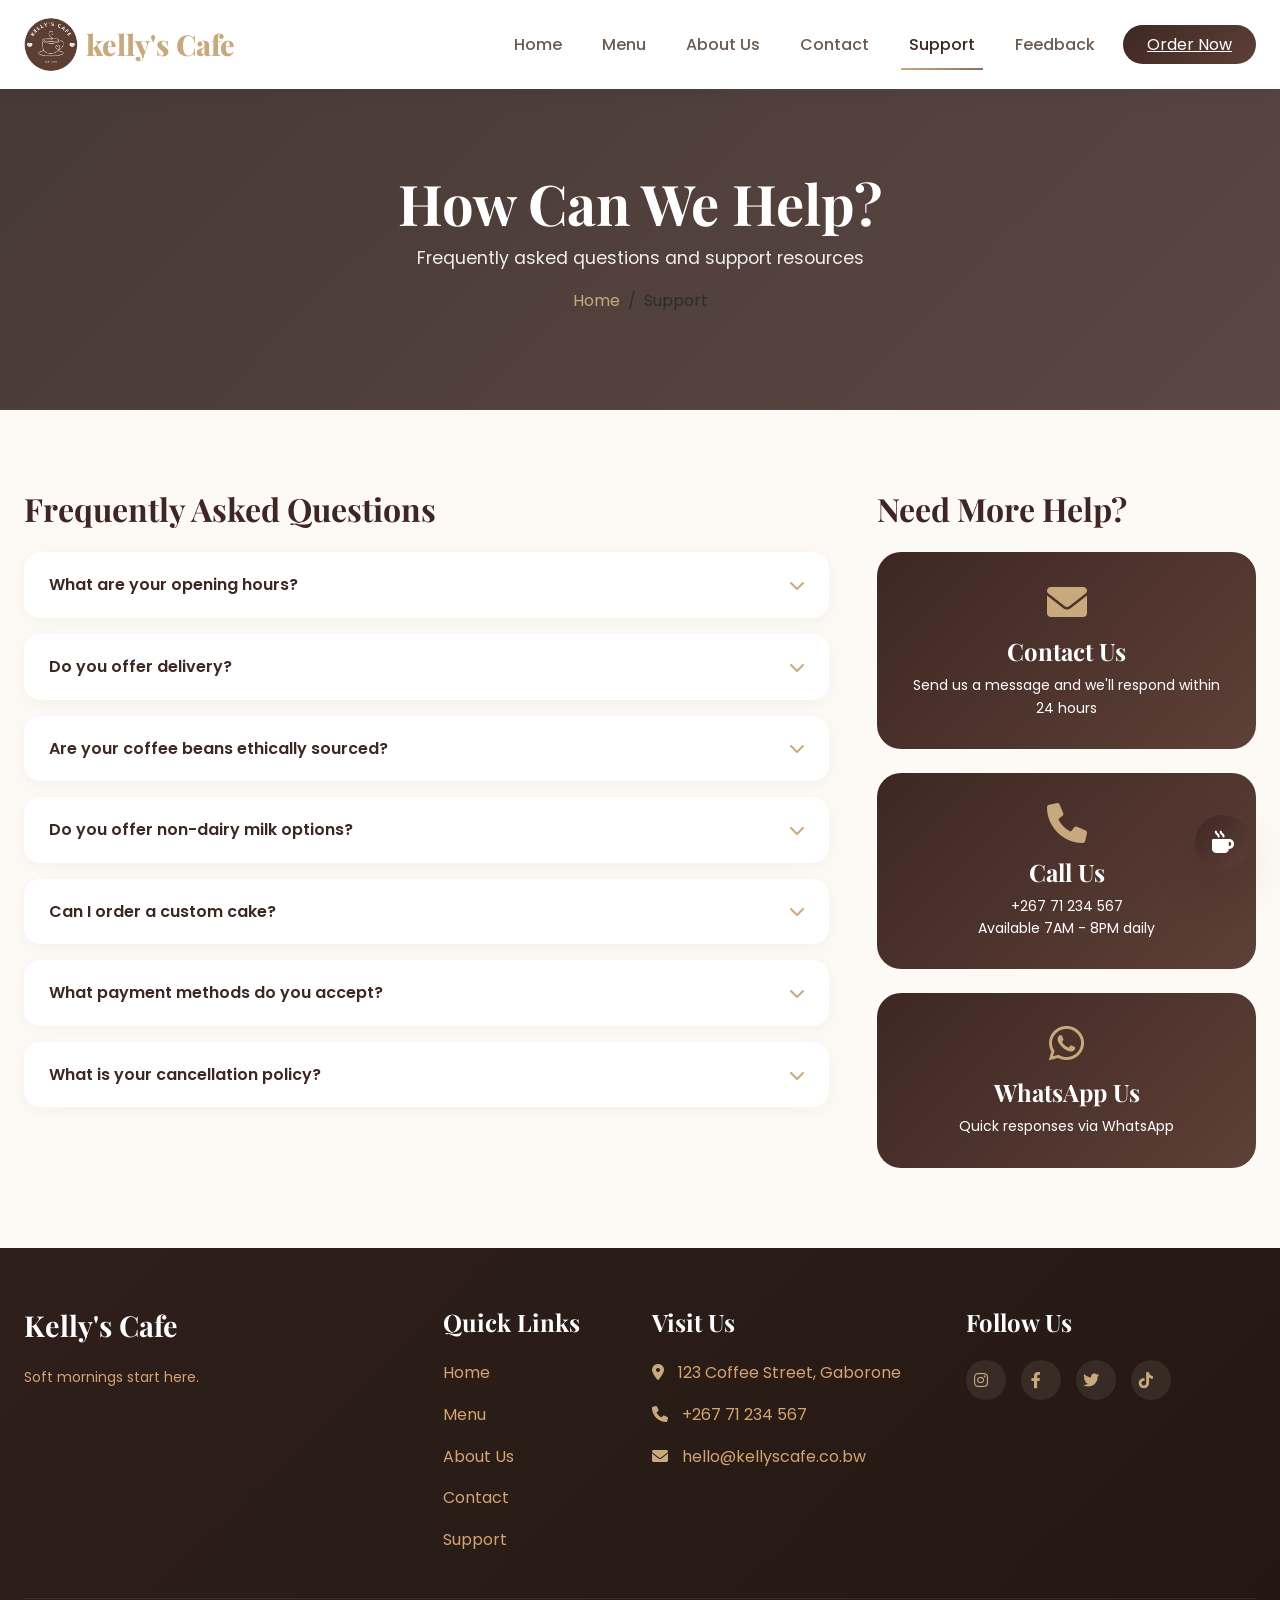
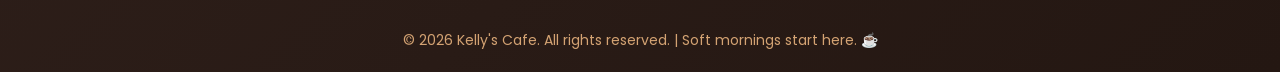
<file: support.html>
<!DOCTYPE html>
<html lang="en">
<head>
    <meta charset="UTF-8">
    <meta name="viewport" content="width=device-width, initial-scale=1.0">
    <meta name="description" content="Frequently asked questions about Coffee Cove. Find answers about orders, delivery, and our coffee.">
    <meta name="keywords" content="FAQ, support, coffee questions, delivery info, Coffee Cove help">
    <meta name="author" content="Coffee Cove">
    <title>Support</title>

    
    <!--Favicon-->
    <link rel="icon" type="image/x-icon" href="logo/Coffee Shop Logo.png">
    
    <!-- Bootstrap 5.3 CSS -->
    <link href="https://cdn.jsdelivr.net/npm/bootstrap@5.3.0/dist/css/bootstrap.min.css" rel="stylesheet">
    
    <!-- Font Awesome -->
    <link rel="stylesheet" href="https://cdnjs.cloudflare.com/ajax/libs/font-awesome/6.0.0/css/all.min.css">
    
    <!-- AOS Animation -->
    <link href="https://unpkg.com/aos@2.3.1/dist/aos.css" rel="stylesheet">
    
    <!-- Google Fonts -->
    <link href="https://fonts.googleapis.com/css2?family=Playfair+Display:wght@400;500;600;700;800;900&family=Poppins:wght@300;400;500;600;700&display=swap" rel="stylesheet">
    
    <!-- Shared External CSS -->
    <link rel="stylesheet" href="css/style.css">
</head>
<body>

    <nav class="navbar navbar-expand-lg">
        <div class="container">
             <a class="navbar-brand d-flex align-items-center" href="index.html">
                <img src="logo/Coffee Shop Logo.png" height="55px" width="auto" alt="Kelly's Cafe Logo" class="logo-img me-2">
                <span>kelly's <span>Cafe</span></span>
            </a>
            <button class="navbar-toggler" type="button" data-bs-toggle="collapse" data-bs-target="#navbarNav">
                <span class="navbar-toggler-icon"></span>
            </button>
            <div class="collapse navbar-collapse" id="navbarNav">
                <ul class="navbar-nav ms-auto align-items-center">
                    <li class="nav-item"><a class="nav-link" href="index.html">Home</a></li>
                    <li class="nav-item"><a class="nav-link" href="menu.html">Menu</a></li>
                    <li class="nav-item"><a class="nav-link" href="about.html">About Us</a></li>
                    <li class="nav-item"><a class="nav-link" href="contact.html">Contact</a></li>
                    <li class="nav-item"><a class="nav-link active" href="support.html">Support</a></li>
                      <li class="nav-item"><a class="nav-link active" href="feedback.html">Feedback</a></li>
                    <li class="nav-item"><a class="btn-nav-order" href="order.html">Order Now</a></li>
                </ul>
            </div>
        </div>
    </nav>

    <section class="page-hero">
        <div class="container">
            <h1>How Can We Help?</h1>
            <p>Frequently asked questions and support resources</p>
            <nav aria-label="breadcrumb">
                <ol class="breadcrumb justify-content-center">
                    <li class="breadcrumb-item"><a href="index.html">Home</a></li>
                    <li class="breadcrumb-item active" aria-current="page">Support</li>
                </ol>
            </nav>
        </div>
    </section>

    <section class="support-section">
        <div class="container">
            <div class="row g-5">
                <!-- FAQ Column -->
                <div class="col-lg-8" data-aos="fade-right">
                    <h2 class="mb-4" style="color: var(--coffee-dark);">Frequently Asked Questions</h2>
                    
                    <div class="faq-item">
                        <div class="faq-question">
                            <span>What are your opening hours?</span>
                            <i class="fas fa-chevron-down"></i>
                        </div>
                        <div class="faq-answer">
                            <p>We are open every day of the week from 7:00 AM to 8:00 PM. On public holidays, our hours may vary, so please check our social media for updates.</p>
                        </div>
                    </div>
                    
                    <div class="faq-item">
                        <div class="faq-question">
                            <span>Do you offer delivery?</span>
                            <i class="fas fa-chevron-down"></i>
                        </div>
                        <div class="faq-answer">
                            <p>Yes! We deliver within a 5km radius of our location. Delivery fee is ₱150. Orders over ₱500 get free delivery.</p>
                        </div>
                    </div>
                    
                    <div class="faq-item">
                        <div class="faq-question">
                            <span>Are your coffee beans ethically sourced?</span>
                            <i class="fas fa-chevron-down"></i>
                        </div>
                        <div class="faq-answer">
                            <p>Absolutely! We partner directly with small-scale farmers who use sustainable practices. All our beans are fair trade certified.</p>
                        </div>
                    </div>
                    
                    <div class="faq-item">
                        <div class="faq-question">
                            <span>Do you offer non-dairy milk options?</span>
                            <i class="fas fa-chevron-down"></i>
                        </div>
                        <div class="faq-answer">
                            <p>Yes! We offer oat milk, almond milk, and soy milk at no extra charge. Just let us know your preference when ordering.</p>
                        </div>
                    </div>
                    
                    <div class="faq-item">
                        <div class="faq-question">
                            <span>Can I order a custom cake?</span>
                            <i class="fas fa-chevron-down"></i>
                        </div>
                        <div class="faq-answer">
                            <p>Yes! We take custom cake orders for birthdays, weddings, and other celebrations. Please allow 3-5 days notice. Contact us directly for pricing.</p>
                        </div>
                    </div>
                    
                    <div class="faq-item">
                        <div class="faq-question">
                            <span>What payment methods do you accept?</span>
                            <i class="fas fa-chevron-down"></i>
                        </div>
                        <div class="faq-answer">
                            <p>We accept cash, credit/debit cards, and mobile money. All payments are secure and processed through our trusted partners.</p>
                        </div>
                    </div>
                    
                    <div class="faq-item">
                        <div class="faq-question">
                            <span>What is your cancellation policy?</span>
                            <i class="fas fa-chevron-down"></i>
                        </div>
                        <div class="faq-answer">
                            <p>Cancellations made at least 2 hours before pickup/delivery are free. For custom orders, please cancel at least 24 hours in advance.</p>
                        </div>
                    </div>
                </div>
                
                <!-- Help Resources Column -->
                <div class="col-lg-4" data-aos="fade-left">
                    <h2 class="mb-4" style="color: var(--coffee-dark);">Need More Help?</h2>
                    
                    <a href="contact.html" class="help-card mb-4">
                        <i class="fas fa-envelope"></i>
                        <h4>Contact Us</h4>
                        <p class="small mb-0">Send us a message and we'll respond within 24 hours</p>
                    </a>
                    
                    <a href="tel:+26771234567" class="help-card mb-4">
                        <i class="fas fa-phone"></i>
                        <h4>Call Us</h4>
                        <p class="small mb-0">+267 71 234 567<br>Available 7AM - 8PM daily</p>
                    </a>
                    
                    <a href="https://wa.me/26771234567" class="help-card">
                        <i class="fab fa-whatsapp"></i>
                        <h4>WhatsApp Us</h4>
                        <p class="small mb-0">Quick responses via WhatsApp</p>
                    </a>
                </div>
            </div>
        </div>
    </section>

    <footer class="footer">
        <div class="container">
            <div class="row g-4">
                <div class="col-md-4">
                    <h3>Kelly's Cafe</h3>
                    <p class="small">Soft mornings start here.</p>
                </div>
                <div class="col-md-2">
                    <h4>Quick Links</h4>
                    <p><a href="index.html">Home</a></p>
                    <p><a href="menu.html">Menu</a></p>
                    <p><a href="about.html">About Us</a></p>
                    <p><a href="contact.html">Contact</a></p>
                    <p><a href="support.html">Support</a></p>
                </div>
                <div class="col-md-3">
                    <h4>Visit Us</h4>
                    <p><i class="fas fa-map-marker-alt"></i> 123 Coffee Street, Gaborone</p>
                    <p><i class="fas fa-phone"></i> +267 71 234 567</p>
                    <p><i class="fas fa-envelope"></i> hello@kellyscafe.co.bw</p>
                </div>
                <div class="col-md-3">
                    <h4>Follow Us</h4>
                    <div class="social-icons">
                        <a href="#"><i class="fab fa-instagram"></i></a>
                        <a href="#"><i class="fab fa-facebook-f"></i></a>
                        <a href="#"><i class="fab fa-twitter"></i></a>
                        <a href="#"><i class="fab fa-tiktok"></i></a>
                    </div>
                </div>
            </div>
            <div class="footer-bottom">
                <p class="mb-0 small">&copy; 2026 Kelly's Cafe. All rights reserved. | Soft mornings start here. ☕</p>
            </div>
        </div>
    </footer>

    <a href="order.html" class="float-order"><i class="fas fa-mug-hot"></i></a>

    <script src="https://cdn.jsdelivr.net/npm/bootstrap@5.3.0/dist/js/bootstrap.bundle.min.js"></script>
    <script src="https://unpkg.com/aos@2.3.1/dist/aos.js"></script>
    <script>
        AOS.init({ duration: 800, once: true });
        
        window.addEventListener('scroll', function() {
            const navbar = document.querySelector('.navbar');
            if (window.scrollY > 50) navbar.classList.add('scrolled');
            else navbar.classList.remove('scrolled');
        });
        
        const currentPage = 'support.html';
        document.querySelectorAll('.nav-link').forEach(link => {
            link.classList.remove('active');
            if (link.getAttribute('href') === currentPage) link.classList.add('active');
        });
        
        // FAQ Accordion
        document.querySelectorAll('.faq-question').forEach(question => {
            question.addEventListener('click', () => {
                const parent = question.parentElement;
                parent.classList.toggle('active');
            });
        });
    </script>
</body>
</html>
</file>
<file: css/style.css>
/* ========================================
   COFFEE COVE - SHARED EXTERNAL STYLESHEET
   For About, Contact, Support & Order Pages
   Color Palette: Brown | Nude | Cream | White
   ======================================== */

:root {
    --coffee-deep: #2E1F1A;
    --coffee-dark: #3E2723;
    --coffee-medium: #5D4037;
    --coffee-light: #8D6E63;
    --nude: #D7CCC8;
    --nude-light: #EFE9E4;
    --cream: #FDF9F5;
    --cream-dark: #F5F0E8;
    --white: #FFFFFF;
    --accent-gold: #C8A97E;
    --accent-gold-light: #E8D5B5;
    --text-dark: #2C2C2C;
    --text-soft: #6B5B4F;
    --success: #4CAF50;
    --error: #f44336;
    --warning: #FF9800;
    --shadow-sm: 0 4px 20px rgba(0,0,0,0.04);
    --shadow-md: 0 8px 32px rgba(0,0,0,0.08);
    --shadow-lg: 0 20px 50px rgba(0,0,0,0.12);
    --transition: all 0.5s cubic-bezier(0.2, 0.9, 0.4, 1.1);
    --transition-fast: all 0.3s ease;
}

* {
    margin: 0;
    padding: 0;
    box-sizing: border-box;
}

body {
    font-family: 'Poppins', sans-serif;
    color: var(--text-dark);
    background-color: var(--cream);
    line-height: 1.6;
    overflow-x: hidden;
}

h1, h2, h3, h4, h5 {
    font-family: 'Playfair Display', serif;
    font-weight: 700;
}

.container {
    max-width: 1280px;
    margin: 0 auto;
    padding: 0 24px;
}

/* Custom Scrollbar */
::-webkit-scrollbar {
    width: 8px;
}
::-webkit-scrollbar-track {
    background: var(--nude);
}
::-webkit-scrollbar-thumb {
    background: var(--coffee-medium);
    border-radius: 10px;
}

/* ========================================
   BUTTON STYLES
   ======================================== */
.btn-primary {
    background: linear-gradient(135deg, var(--coffee-dark), var(--coffee-medium));
    color: var(--white);
    border: none;
    padding: 14px 36px;
    border-radius: 50px;
    font-weight: 600;
    transition: var(--transition);
    display: inline-block;
    text-decoration: none;
    font-size: 0.95rem;
    letter-spacing: 0.5px;
}

.btn-primary:hover {
    transform: translateY(-3px);
    box-shadow: var(--shadow-md);
    color: var(--white);
}

.btn-outline {
    background: transparent;
    border: 2px solid var(--white);
    color: var(--white);
    padding: 12px 32px;
    border-radius: 50px;
    font-weight: 600;
    transition: var(--transition);
    text-decoration: none;
    font-size: 0.9rem;
}

.btn-outline:hover {
    background: var(--white);
    color: var(--coffee-dark);
    transform: translateY(-2px);
}

.btn-gold {
    background: linear-gradient(135deg, var(--accent-gold), #B8956A);
    color: var(--coffee-dark);
    border: none;
    padding: 12px 30px;
    border-radius: 50px;
    font-weight: 600;
    transition: var(--transition);
    text-decoration: none;
    display: inline-block;
}

.btn-gold:hover {
    transform: translateY(-3px);
    box-shadow: var(--shadow-md);
    color: var(--coffee-dark);
}

.btn-submit {
    background: linear-gradient(135deg, var(--coffee-dark), var(--coffee-medium));
    color: var(--white);
    border: none;
    padding: 14px 32px;
    border-radius: 50px;
    font-weight: 600;
    width: 100%;
    transition: var(--transition);
    cursor: pointer;
    font-size: 1rem;
}

.btn-submit:hover {
    transform: translateY(-2px);
    box-shadow: var(--shadow-md);
}

/* ========================================
   NAVIGATION BAR
   ======================================== */
.navbar {
    background: rgba(255,255,255,0.95);
    backdrop-filter: blur(12px);
    box-shadow: var(--shadow-sm);
    position: sticky;
    top: 0;
    z-index: 1000;
    padding: 0.75rem 0;
}

.navbar.scrolled {
    padding: 0.5rem 0;
    background: rgba(255,255,255,0.98);
}

.navbar-brand {
    font-family: 'Playfair Display', serif;
    font-size: 1.8rem;
    font-weight: 800;
    color: var(--coffee-dark) !important;
}

.navbar-brand span {
    color: var(--accent-gold);
}

.nav-link {
    font-weight: 500;
    color: var(--text-soft) !important;
    transition: var(--transition-fast);
    position: relative;
    margin: 0 12px;
}

.nav-link::after {
    content: '';
    position: absolute;
    bottom: -5px;
    left: 0;
    width: 0;
    height: 2px;
    background: linear-gradient(90deg, var(--accent-gold), var(--coffee-light));
    transition: width 0.3s ease;
}

.nav-link:hover::after,
.nav-link.active::after {
    width: 100%;
}

.nav-link:hover,
.nav-link.active {
    color: var(--coffee-dark) !important;
}

.btn-nav-order {
    background: linear-gradient(135deg, var(--coffee-dark), var(--coffee-medium));
    color: var(--white) !important;
    padding: 8px 24px !important;
    border-radius: 50px;
    margin-left: 8px;
}

.btn-nav-order:hover {
    transform: translateY(-2px);
}

/* ========================================
   PAGE HERO
   ======================================== */
.page-hero {
    background: linear-gradient(135deg, rgba(46,31,26,0.88) 0%, rgba(62,39,35,0.85) 100%),
                url('https://images.unsplash.com/photo-1495474472287-4d71bcdd2085?w=1600');
    background-size: cover;
    background-position: center;
    padding: 80px 0;
    text-align: center;
    color: var(--white);
}

.page-hero h1 {
    font-size: 3.5rem;
    margin-bottom: 0.5rem;
}

.page-hero p {
    font-size: 1.1rem;
    opacity: 0.9;
}

.page-hero .breadcrumb {
    background: transparent;
    justify-content: center;
}

.page-hero .breadcrumb-item a {
    color: var(--accent-gold);
    text-decoration: none;
}

/* ========================================
   SECTION TITLES
   ======================================== */
.section-title {
    text-align: center;
    margin-bottom: 3rem;
}

.section-title h2 {
    font-size: 2.5rem;
    color: var(--coffee-dark);
    position: relative;
    display: inline-block;
    padding-bottom: 15px;
}

.section-title h2::after {
    content: '';
    position: absolute;
    bottom: 0;
    left: 50%;
    transform: translateX(-50%);
    width: 60px;
    height: 3px;
    background: linear-gradient(90deg, var(--accent-gold), var(--coffee-light));
}

.section-title p {
    color: var(--text-soft);
    margin-top: 15px;
}

/* ========================================
   ABOUT PAGE STYLES
   ======================================== */
.about-story {
    padding: 80px 0;
}

.about-image {
    border-radius: 28px;
    overflow: hidden;
    box-shadow: var(--shadow-lg);
}

.about-image img {
    width: 100%;
    height: auto;
    transition: transform 0.5s ease;
}

.about-image:hover img {
    transform: scale(1.03);
}

.values-section {
    padding: 80px 0;
    background: var(--cream-dark);
}

.value-card {
    background: var(--white);
    border-radius: 24px;
    padding: 30px;
    text-align: center;
    transition: var(--transition);
    height: 100%;
    box-shadow: var(--shadow-sm);
}

.value-card:hover {
    transform: translateY(-8px);
    box-shadow: var(--shadow-lg);
}

.value-icon {
    width: 70px;
    height: 70px;
    background: linear-gradient(135deg, var(--coffee-dark), var(--coffee-medium));
    border-radius: 50%;
    display: flex;
    align-items: center;
    justify-content: center;
    margin: 0 auto 20px;
    font-size: 1.8rem;
    color: var(--accent-gold);
}

.team-section {
    padding: 80px 0;
}

.team-card {
    background: var(--white);
    border-radius: 24px;
    overflow: hidden;
    transition: var(--transition);
    text-align: center;
    box-shadow: var(--shadow-sm);
}

.team-card:hover {
    transform: translateY(-8px);
    box-shadow: var(--shadow-lg);
}

.team-img {
    width: 100%;
    height: 280px;
    object-fit: cover;
}

.team-info {
    padding: 20px;
}

.team-info h3 {
    font-size: 1.3rem;
    margin-bottom: 5px;
}

.team-info p {
    color: var(--accent-gold);
    font-weight: 500;
    margin-bottom: 10px;
}

/* ========================================
   CONTACT PAGE STYLES
   ======================================== */
.contact-section {
    padding: 80px 0;
}

.contact-info-card {
    background: var(--white);
    border-radius: 24px;
    padding: 35px;
    height: 100%;
    box-shadow: var(--shadow-sm);
    transition: var(--transition);
}

.contact-info-card:hover {
    transform: translateY(-5px);
    box-shadow: var(--shadow-md);
}

.contact-icon {
    width: 60px;
    height: 60px;
    background: linear-gradient(135deg, var(--coffee-dark), var(--coffee-medium));
    border-radius: 50%;
    display: flex;
    align-items: center;
    justify-content: center;
    margin-bottom: 20px;
    font-size: 1.5rem;
    color: var(--accent-gold);
}

.contact-detail {
    display: flex;
    align-items: center;
    gap: 15px;
    margin-bottom: 20px;
    padding: 12px;
    border-radius: 16px;
    transition: var(--transition-fast);
}

.contact-detail:hover {
    background: var(--nude-light);
    transform: translateX(5px);
}

.contact-detail i {
    width: 40px;
    height: 40px;
    background: var(--cream-dark);
    border-radius: 50%;
    display: flex;
    align-items: center;
    justify-content: center;
    color: var(--accent-gold);
    font-size: 1.1rem;
}

.map-container {
    border-radius: 24px;
    overflow: hidden;
    margin-top: 30px;
    box-shadow: var(--shadow-md);
}

/* Contact Form */
.contact-form-container {
    background: var(--white);
    border-radius: 24px;
    padding: 40px;
    box-shadow: var(--shadow-sm);
}

.form-group {
    margin-bottom: 20px;
}

.form-group label {
    display: block;
    margin-bottom: 8px;
    font-weight: 500;
    color: var(--text-dark);
}

.form-group .required {
    color: var(--error);
}

.form-control {
    width: 100%;
    padding: 12px 16px;
    border: 1px solid var(--nude);
    border-radius: 12px;
    font-family: 'Poppins', sans-serif;
    transition: var(--transition-fast);
}

.form-control:focus {
    outline: none;
    border-color: var(--accent-gold);
    box-shadow: 0 0 0 3px rgba(200,169,126,0.2);
}

textarea.form-control {
    resize: vertical;
    min-height: 120px;
}

/* ========================================
   SUPPORT PAGE STYLES
   ======================================== */
.support-section {
    padding: 80px 0;
}

.faq-item {
    background: var(--white);
    border-radius: 16px;
    margin-bottom: 16px;
    overflow: hidden;
    box-shadow: var(--shadow-sm);
}

.faq-question {
    padding: 20px 25px;
    display: flex;
    justify-content: space-between;
    align-items: center;
    cursor: pointer;
    font-weight: 600;
    color: var(--coffee-dark);
    transition: var(--transition-fast);
}

.faq-question:hover {
    background: var(--nude-light);
}

.faq-question i {
    transition: transform 0.3s ease;
    color: var(--accent-gold);
}

.faq-item.active .faq-question i {
    transform: rotate(180deg);
}

.faq-answer {
    padding: 0 25px;
    max-height: 0;
    overflow: hidden;
    transition: all 0.3s ease;
    color: var(--text-soft);
}

.faq-item.active .faq-answer {
    padding: 0 25px 20px 25px;
    max-height: 300px;
}

.help-card {
    background: linear-gradient(135deg, var(--coffee-dark), var(--coffee-medium));
    border-radius: 24px;
    padding: 30px;
    text-align: center;
    color: var(--white);
    transition: var(--transition);
    text-decoration: none;
    display: block;
}

.help-card:hover {
    transform: translateY(-5px);
    box-shadow: var(--shadow-lg);
    color: var(--white);
}

.help-card i {
    font-size: 2.5rem;
    color: var(--accent-gold);
    margin-bottom: 15px;
}

/* ========================================
   ORDER PAGE STYLES
   ======================================== */
.order-section {
    padding: 80px 0;
}

.order-form-container {
    background: var(--white);
    border-radius: 24px;
    padding: 40px;
    box-shadow: var(--shadow-sm);
}

.order-summary {
    background: var(--cream-dark);
    border-radius: 24px;
    padding: 30px;
    position: sticky;
    top: 100px;
}

.order-item {
    display: flex;
    justify-content: space-between;
    padding: 12px 0;
    border-bottom: 1px solid var(--nude);
}

.order-total {
    display: flex;
    justify-content: space-between;
    padding-top: 15px;
    margin-top: 15px;
    border-top: 2px solid var(--accent-gold);
    font-weight: 700;
    font-size: 1.2rem;
}

.drink-option {
    border: 1px solid var(--nude);
    border-radius: 16px;
    padding: 12px 15px;
    margin-bottom: 10px;
    cursor: pointer;
    transition: var(--transition-fast);
}

.drink-option:hover,
.drink-option.selected {
    border-color: var(--accent-gold);
    background: rgba(200,169,126,0.05);
}

.drink-option input {
    margin-right: 10px;
}

/* ========================================
   FOOTER
   ======================================== */
.footer {
    background: linear-gradient(135deg, #2E1F1A, #241712);
    color: #D4A373;
    padding: 60px 0 20px;
}

.footer h3, .footer h4 {
    color: var(--white);
    margin-bottom: 1.5rem;
}

.footer h3 {
    font-family: 'Playfair Display', serif;
    font-size: 1.8rem;
}

.footer a {
    color: #D4A373;
    text-decoration: none;
    transition: var(--transition-fast);
}

.footer a:hover {
    color: var(--accent-gold);
    padding-left: 5px;
}

.footer i {
    margin-right: 10px;
    color: var(--accent-gold);
}

.social-icons {
    display: flex;
    gap: 15px;
}

.social-icons a {
    width: 40px;
    height: 40px;
    background: rgba(255,255,255,0.08);
    border-radius: 50%;
    display: inline-flex;
    align-items: center;
    justify-content: center;
    transition: var(--transition-fast);
}

.social-icons a:hover {
    background: var(--accent-gold);
    transform: translateY(-3px);
    padding-left: 0;
}

.social-icons a:hover i {
    color: var(--coffee-dark);
}

.footer-bottom {
    text-align: center;
    padding-top: 30px;
    margin-top: 30px;
    border-top: 1px solid rgba(255,255,255,0.08);
}

/* ========================================
   NOTIFICATION TOAST
   ======================================== */
.notification-toast {
    position: fixed;
    bottom: 30px;
    right: 30px;
    background: var(--success);
    color: white;
    padding: 15px 20px;
    border-radius: 12px;
    box-shadow: var(--shadow-lg);
    z-index: 10000;
    display: flex;
    align-items: center;
    justify-content: space-between;
    gap: 15px;
    min-width: 280px;
    max-width: 400px;
    animation: slideInRight 0.3s ease;
}

.notification-toast.error {
    background: var(--error);
}

.notification-content {
    display: flex;
    align-items: center;
    gap: 10px;
    flex: 1;
}

.notification-close {
    background: none;
    border: none;
    color: white;
    font-size: 1.2rem;
    cursor: pointer;
}

@keyframes slideInRight {
    from {
        transform: translateX(100%);
        opacity: 0;
    }
    to {
        transform: translateX(0);
        opacity: 1;
    }
}

@keyframes slideOutRight {
    from {
        transform: translateX(0);
        opacity: 1;
    }
    to {
        transform: translateX(100%);
        opacity: 0;
    }
}

/* ========================================
   FLOATING ORDER BUTTON
   ======================================== */
.float-order {
    position: fixed;
    bottom: 30px;
    right: 30px;
    background: linear-gradient(135deg, var(--coffee-dark), var(--coffee-medium));
    color: var(--white);
    width: 55px;
    height: 55px;
    border-radius: 50%;
    display: flex;
    align-items: center;
    justify-content: center;
    font-size: 1.4rem;
    box-shadow: var(--shadow-lg);
    transition: var(--transition);
    z-index: 999;
    text-decoration: none;
    animation: pulse 2s infinite;
}

.float-order:hover {
    background: var(--accent-gold);
    transform: scale(1.1);
    color: var(--coffee-dark);
}

@keyframes pulse {
    0% { box-shadow: 0 0 0 0 rgba(200,169,126,0.4); }
    70% { box-shadow: 0 0 0 15px rgba(200,169,126,0); }
    100% { box-shadow: 0 0 0 0 rgba(200,169,126,0); }
}

/* ========================================
   RESPONSIVE DESIGN
   ======================================== */
@media (max-width: 992px) {
    .page-hero h1 {
        font-size: 2.8rem;
    }
    .section-title h2 {
        font-size: 2rem;
    }
    .order-summary {
        position: static;
        margin-top: 30px;
    }
}

@media (max-width: 768px) {
    .page-hero {
        padding: 60px 0;
    }
    .page-hero h1 {
        font-size: 2rem;
    }
    .contact-info-card {
        margin-bottom: 30px;
    }
    .footer .row > div {
        text-align: center;
        margin-bottom: 30px;
    }
    .social-icons {
        justify-content: center;
    }
}

@media (max-width: 576px) {
    .container {
        padding: 0 16px;
    }
    .order-form-container,
    .contact-form-container {
        padding: 25px;
    }
    .notification-toast {
        min-width: 260px;
        max-width: 300px;
        font-size: 0.85rem;
    }
}
</file>
